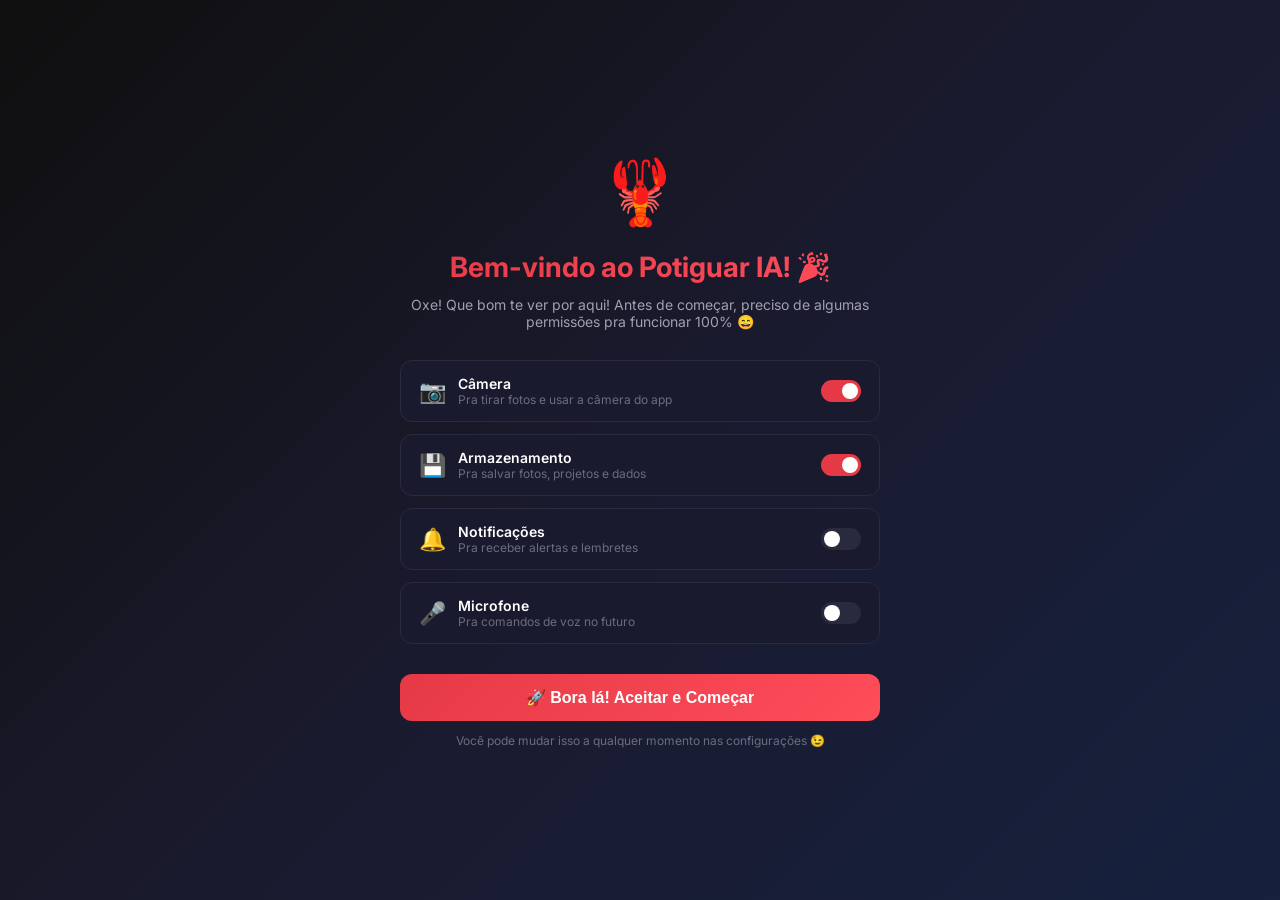
<file: index.html>
<!DOCTYPE html>
<html lang="pt-BR">
<head>
    <meta charset="UTF-8">
    <meta name="viewport" content="width=device-width, initial-scale=1.0">
    <title>Potiguar IA</title>
    <link rel="preconnect" href="https://fonts.googleapis.com">
    <link rel="preconnect" href="https://fonts.gstatic.com" crossorigin>
    <link href="https://fonts.googleapis.com/css2?family=Inter:wght@300;400;500;600;700;800&family=Fira+Code:wght@400;500&display=swap" rel="stylesheet">
    <link rel="stylesheet" href="styles.css">
</head>
<body>

    <!-- ===== PERMISSIONS SCREEN ===== -->
    <div class="permissions-screen" id="permissionsScreen">
        <div class="permissions-container">
            <div class="permissions-logo">🦞</div>
            <h1 class="permissions-title">Bem-vindo ao Potiguar IA! 🎉</h1>
            <p class="permissions-subtitle">Oxe! Que bom te ver por aqui! Antes de começar, preciso de algumas permissões pra funcionar 100% 😄</p>

            <div class="permissions-list">
                <div class="permission-item" data-perm="camera">
                    <div class="perm-icon">📷</div>
                    <div class="perm-info">
                        <span class="perm-name">Câmera</span>
                        <span class="perm-desc">Pra tirar fotos e usar a câmera do app</span>
                    </div>
                    <label class="perm-toggle">
                        <input type="checkbox" checked class="perm-checkbox">
                        <span class="toggle-slider"></span>
                    </label>
                </div>

                <div class="permission-item" data-perm="storage">
                    <div class="perm-icon">💾</div>
                    <div class="perm-info">
                        <span class="perm-name">Armazenamento</span>
                        <span class="perm-desc">Pra salvar fotos, projetos e dados</span>
                    </div>
                    <label class="perm-toggle">
                        <input type="checkbox" checked class="perm-checkbox">
                        <span class="toggle-slider"></span>
                    </label>
                </div>

                <div class="permission-item" data-perm="notifications">
                    <div class="perm-icon">🔔</div>
                    <div class="perm-info">
                        <span class="perm-name">Notificações</span>
                        <span class="perm-desc">Pra receber alertas e lembretes</span>
                    </div>
                    <label class="perm-toggle">
                        <input type="checkbox" class="perm-checkbox">
                        <span class="toggle-slider"></span>
                    </label>
                </div>

                <div class="permission-item" data-perm="microphone">
                    <div class="perm-icon">🎤</div>
                    <div class="perm-info">
                        <span class="perm-name">Microfone</span>
                        <span class="perm-desc">Pra comandos de voz no futuro</span>
                    </div>
                    <label class="perm-toggle">
                        <input type="checkbox" class="perm-checkbox">
                        <span class="toggle-slider"></span>
                    </label>
                </div>
            </div>

            <button class="btn-permissions" id="btnAllowPermissions">🚀 Bora lá! Aceitar e Começar</button>
            <p class="permissions-note">Você pode mudar isso a qualquer momento nas configurações 😉</p>
        </div>
    </div>

    <!-- ===== MAIN APP ===== -->
    <div class="app-container hidden" id="appContainer">
        <!-- Sidebar -->
        <aside class="sidebar" id="sidebar">
            <div class="sidebar-header">
                <div class="logo">
                    <div class="logo-icon">🦞</div>
                    <span class="logo-text">Potiguar IA</span>
                </div>
            </div>

            <nav class="sidebar-nav">
                <button class="nav-btn active" data-section="chat" title="Chat IA">
                    <svg width="20" height="20" viewBox="0 0 24 24" fill="none" stroke="currentColor" stroke-width="2"><path d="M21 15a2 2 0 0 1-2 2H7l-4 4V5a2 2 0 0 1 2-2h14a2 2 0 0 1 2 2z"></path></svg>
                    <span>🤝 Amigo de Verdade</span>
                </button>
                <button class="nav-btn" data-section="futebol" title="Futebol">
                    <svg width="20" height="20" viewBox="0 0 24 24" fill="none" stroke="currentColor" stroke-width="2"><circle cx="12" cy="12" r="10"></circle><path d="M12 2a15.3 15.3 0 0 1 4 10 15.3 15.3 0 0 1-4 10 15.3 15.3 0 0 1-4-10 15.3 15.3 0 0 1 4-10z"></path><path d="M2 12h20"></path></svg>
                    <span>⚽ Futebol</span>
                </button>
                <button class="nav-btn" data-section="jogos" title="Jogos">
                    <svg width="20" height="20" viewBox="0 0 24 24" fill="none" stroke="currentColor" stroke-width="2"><rect x="2" y="6" width="20" height="12" rx="2"></rect><path d="M6 12h4m-2-2v4m7-1h.01M17 13h.01"></path></svg>
                    <span>🎮 Jogos</span>
                </button>
                <button class="nav-btn" data-section="programacao" title="Programação">
                    <svg width="20" height="20" viewBox="0 0 24 24" fill="none" stroke="currentColor" stroke-width="2"><polyline points="16 18 22 12 16 6"></polyline><polyline points="8 6 2 12 8 18"></polyline></svg>
                    <span>💻 Programação</span>
                </button>
                <button class="nav-btn" data-section="criacao" title="Criação">
                    <svg width="20" height="20" viewBox="0 0 24 24" fill="none" stroke="currentColor" stroke-width="2"><path d="M12 19l7-7 3 3-7 7-3-3z"></path><path d="M18 13l-1.5-7.5L2 2l3.5 14.5L13 18l5-5z"></path><path d="M2 2l7.586 7.586"></path><circle cx="11" cy="11" r="2"></circle></svg>
                    <span>✍️ Criação</span>
                </button>
                <button class="nav-btn" data-section="culinaria" title="Culinária">
                    <svg width="20" height="20" viewBox="0 0 24 24" fill="none" stroke="currentColor" stroke-width="2"><path d="M18 8h1a4 4 0 0 1 0 8h-1"></path><path d="M2 8h16v9a4 4 0 0 1-4 4H6a4 4 0 0 1-4-4V8z"></path><line x1="6" y1="1" x2="6" y2="4"></line><line x1="10" y1="1" x2="10" y2="4"></line><line x1="14" y1="1" x2="14" y2="4"></line></svg>
                    <span>🍴 Coisas da Terra</span>
                </button>
                <button class="nav-btn" data-section="imagens" title="Imagens">
                    <svg width="20" height="20" viewBox="0 0 24 24" fill="none" stroke="currentColor" stroke-width="2"><rect x="3" y="3" width="18" height="18" rx="2" ry="2"></rect><circle cx="8.5" cy="8.5" r="1.5"></circle><polyline points="21 15 16 10 5 21"></polyline></svg>
                    <span>🖼️ Imagens</span>
                </button>
                <button class="nav-btn" data-section="camera" title="Câmera">
                    <svg width="20" height="20" viewBox="0 0 24 24" fill="none" stroke="currentColor" stroke-width="2"><path d="M23 19a2 2 0 0 1-2 2H3a2 2 0 0 1-2-2V8a2 2 0 0 1 2-2h4l2-3h6l2 3h4a2 2 0 0 1 2 2z"></path><circle cx="12" cy="13" r="4"></circle></svg>
                    <span>📷 Câmera</span>
                </button>
            </nav>

            <div class="sidebar-footer">
                <div class="user-info">
                    <div class="user-avatar">😎</div>
                    <span class="user-name">Mestre</span>
                </div>
            </div>
        </aside>

        <!-- Main Content -->
        <main class="main-content" id="mainContent">

            <!-- ===== CHAT / AMIGO DE VERDADE ===== -->
            <section class="content-section active" id="section-chat">
                <div class="welcome-screen" id="welcomeScreen">
                    <div class="welcome-icon">🦞</div>
                    <h1 class="welcome-title">Potiguar IA</h1>
                    <p class="welcome-subtitle">Oxe! Fala tu! 👋 Sou o Potiguar IA, teu camarada de todas as horas! Bora conversar? 🦞</p>
                    <div class="suggestions">
                        <button class="suggestion-btn" data-prompt="Me conta uma piada boa!">
                            <span class="suggestion-icon">😂</span>
                            <span class="suggestion-text">Conta uma piada boa!</span>
                        </button>
                        <button class="suggestion-btn" data-prompt="Me faz uma adivinha">
                            <span class="suggestion-icon">🤔</span>
                            <span class="suggestion-text">Faz uma adivinha</span>
                        </button>
                        <button class="suggestion-btn" data-prompt="Me dá uma cantada maneiro">
                            <span class="suggestion-icon">😏</span>
                            <span class="suggestion-text">Me dá uma cantada</span>
                        </button>
                        <button class="suggestion-btn" data-prompt="Quero saber sobre o Flamengo">
                            <span class="suggestion-icon">🔴⚫</span>
                            <span class="suggestion-text">Me fala do Flamengo</span>
                        </button>
                    </div>
                </div>

                <div class="chat-container hidden" id="chatContainer">
                    <div class="messages" id="messages"></div>
                    <div class="typing-indicator hidden" id="typingIndicator">
                        <div class="typing-dot"></div>
                        <div class="typing-dot"></div>
                        <div class="typing-dot"></div>
                    </div>
                </div>

                <div class="input-area" id="inputArea">
                    <div class="input-wrapper">
                        <textarea id="messageInput" class="message-input" placeholder="Fala aí, o que tu quer? 😎" rows="1" maxlength="4000"></textarea>
                        <button class="btn-send" id="btnSend" disabled>
                            <svg width="20" height="20" viewBox="0 0 24 24" fill="none" stroke="currentColor" stroke-width="2"><line x1="22" y1="2" x2="11" y2="13"></line><polygon points="22 2 15 22 11 13 2 9 22 2"></polygon></svg>
                        </button>
                    </div>
                    <p class="input-disclaimer">Potiguar IA é teu parceiro, mas pode errar. Confere aí! 🦞</p>
                </div>
            </section>

            <!-- ===== FUTEBOL SECTION ===== -->
            <section class="content-section" id="section-futebol">
                <div class="section-header">
                    <h2>⚽ Área de Futebol</h2>
                    <p class="section-subtitle">Tudo sobre futebol: Flamengo, Vini Jr, dicas de jogo e quiz! 🏆</p>
                </div>

                <div class="tabs-futebol">
                    <button class="tab-btn active" data-tab="futebol-narracao">🎙️ Narração</button>
                    <button class="tab-btn" data-tab="futebol-flamengo">🔴⚫ Flamengo</button>
                    <button class="tab-btn" data-tab="futebol-vini">⭐ Vini Júnior</button>
                    <button class="tab-btn" data-tab="futebol-dicas">🎯 Dicas de Jogo</button>
                    <button class="tab-btn" data-tab="futebol-quiz">🧩 Quiz de Times</button>
                </div>

                <!-- Narração -->
                <div class="tab-content active" id="futebol-narracao">
                    <div class="narracao-box">
                        <h3>🎙️ Gerador de Narração de Gol</h3>
                        <p>Escolhe um time e gera uma narração épica de gol!</p>
                        <select id="narracaoTime">
                            <option value="flamengo">Flamengo</option>
                            <option value="vasco">Vasco</option>
                            <option value="fluminense">Fluminense</option>
                            <option value="botafogo">Botafogo</option>
                            <option value="corinthians">Corinthians</option>
                            <option value="palmeiras">Palmeiras</option>
                            <option value="santos">Santos</option>
                            <option value="brasil">Brasil</option>
                            <option value="aleatorio">Aleatório</option>
                        </select>
                        <button class="btn-action" id="btnGerarNarracao">🎙️ Narrar Gol!</button>
                        <div class="narracao-result hidden" id="narracaoResult"></div>
                    </div>
                </div>

                <!-- Flamengo -->
                <div class="tab-content" id="futebol-flamengo">
                    <div class="flamengo-content">
                        <div class="flamengo-header">
                            <h3>🔴⚫ Flamengo - O Mais Querido do Brasil</h3>
                        </div>
                        <div class="info-cards">
                            <div class="info-card">
                                <h4>📅 Fundação</h4>
                                <p>15 de novembro de 1895</p>
                            </div>
                            <div class="info-card">
                                <h4>🏟️ Estádio</h4>
                                <p>Maracanã — O templo do futebol!</p>
                            </div>
                            <div class="info-card">
                                <h4>🏆 Libertadores</h4>
                                <p>3 títulos (1981, 2019, 2022)</p>
                            </div>
                            <div class="info-card">
                                <h4>🌍 Mundial</h4>
                                <p>1 título (1981) — O ano mágico!</p>
                            </div>
                            <div class="info-card">
                                <h4>⭐ Ídolos</h4>
                                <p>Zico, Gabigol, Arrascaeta, Pedro, Bruno Henrique</p>
                            </div>
                            <div class="info-card">
                                <h4>🎵 Hino</h4>
                                <p>"Uma vez Flamengo, sempre Flamengo!"</p>
                            </div>
                        </div>
                        <div class="flamengo-facts">
                            <h4>🔥 Curiosidades Rubro-Negras</h4>
                            <ul>
                                <li>O Flamengo tem mais de 40 milhões de torcedores no Brasil</li>
                                <li>O gol de Gabigol na final da Libertadores 2019 é considerado o gol mais emocionante da história</li>
                                <li>Zico é considerado o maior jogador da história do clube</li>
                                <li>O Mengão tem a maior torcida do Brasil segundo todas as pesquisas</li>
                                <li>O Flamengo revelou craques como Ronaldo, Vini Jr, e muitos outros!</li>
                            </ul>
                        </div>
                    </div>
                </div>

                <!-- Vini Júnior -->
                <div class="tab-content" id="futebol-vini">
                    <div class="vini-content">
                        <h3>⭐ Vinícius Júnior — A Estrela Brasileira</h3>
                        <div class="vini-stats">
                            <div class="vini-card">
                                <div class="vini-icon">👤</div>
                                <h4>Nome Completo</h4>
                                <p>Vinícius José Paixão de Oliveira Júnior</p>
                            </div>
                            <div class="vini-card">
                                <div class="vini-icon">🎂</div>
                                <h4>Nascimento</h4>
                                <p>12 de julho de 2000 — São Gonçalo, RJ</p>
                            </div>
                            <div class="vini-card">
                                <div class="vini-icon">🏟️</div>
                                <h4>Clube Atual</h4>
                                <p>Real Madrid (desde 2018)</p>
                            </div>
                            <div class="vini-card">
                                <div class="vini-icon">🏆</div>
                                <h4>Conquistas</h4>
                                <p>Bola de Ouro 2024, 2x Champions League, La Liga</p>
                            </div>
                            <div class="vini-card">
                                <div class="vini-icon">🎯</div>
                                <h4>Estilo</h4>
                                <p>Velocidade, drible, ousadia — irreverente demais!</p>
                            </div>
                            <div class="vini-card">
                                <div class="vini-icon">🌟</div>
                                <h4>Curiosidade</h4>
                                <p>Revelado pelo Flamengo, virou ídolo no Real Madrid e orgulho do Brasil!</p>
                            </div>
                        </div>
                        <div class="vini-quote">
                            <p>"O Vini é prova de que um moleque da quebrada pode conquistar o mundo com talento e raça!" 🇧🇷</p>
                        </div>
                    </div>
                </div>

                <!-- Dicas de Jogo -->
                <div class="tab-content" id="futebol-dicas">
                    <div class="dicas-content">
                        <h3>🎯 Dicas pra Virar Craque</h3>
                        <div class="dicas-grid">
                            <div class="dica-card">
                                <span class="dica-num">1</span>
                                <h4>🦶 Domínio de Bola</h4>
                                <p>Treina receber a bola com a parte interna do pé. Quanto mais suave o toque, melhor o controle.</p>
                            </div>
                            <div class="dica-card">
                                <span class="dica-num">2</span>
                                <h4>👀 Visão de Jogo</h4>
                                <p>Antes de receber a bola, olha ao redor. Saber onde estão seus companheiros é essencial.</p>
                            </div>
                            <div class="dica-card">
                                <span class="dica-num">3</span>
                                <h4>🏃 Primeiro Toque</h4>
                                <p>O segredo não é o drible, é o primeiro toque! Domina a bola pro lado certo e o jogo fica fácil.</p>
                            </div>
                            <div class="dica-card">
                                <span class="dica-num">4</span>
                                <h4>💪 Força Mental</h4>
                                <p>Jogadores grandes erram muito. O diferencial é que eles não param de tentar.</p>
                            </div>
                            <div class="dica-card">
                                <span class="dica-num">5</span>
                                <h4>👥 Jogar em Equipe</h4>
                                <p>Futebol é coletivo. Passa a bola, chama os amigos, e juntos vocês ganham!</p>
                            </div>
                            <div class="dica-card">
                                <span class="dica-num">6</span>
                                <h4>🧘 Posicionamento</h4>
                                <p>Saber onde estar no campo é mais importante que correr muito. Estuda as posições!</p>
                            </div>
                        </div>
                    </div>
                </div>

                <!-- Quiz de Times -->
                <div class="tab-content" id="futebol-quiz">
                    <div class="quiz-futebol">
                        <h3>🧩 Quiz de Times Brasileiros</h3>
                        <div class="quiz-score">
                            <span>Acertos: <strong id="quizAcertos">0</strong></span>
                            <span>Erros: <strong id="quizErros">0</strong></span>
                        </div>
                        <div class="quiz-container" id="quizFutebolContainer">
                            <div class="quiz-question" id="quizFutebolQuestion"></div>
                            <div class="quiz-options" id="quizFutebolOptions"></div>
                            <div class="quiz-result hidden" id="quizFutebolResult"></div>
                            <button class="btn-next-quiz hidden" id="btnNextQuizFutebol">Próxima Pergunta →</button>
                        </div>
                    </div>
                </div>
            </section>

            <!-- ===== JOGOS SECTION ===== -->
            <section class="content-section" id="section-jogos">
                <div class="section-header">
                    <h2>🎮 Parceiro de Jogos</h2>
                    <p class="section-subtitle">Dicas de Free Fire, Blox Fruits, Roblox, Fortnite e mais! 🕹️</p>
                </div>

                <div class="jogos-grid">
                    <div class="jogo-card">
                        <div class="jogo-icon">🔥</div>
                        <h3>Free Fire</h3>
                        <div class="jogo-dicas">
                            <h4>Dicas de Ouro:</h4>
                            <ul>
                                <li>🎯 Treina mira no modo treino — 15 min por dia faz diferença</li>
                                <li>🏃 Usa gloo wall como cobertura, não só como parede</li>
                                <li>📍 Pega sempre a arma que tá no chão (muita gente não sabe)</li>
                                <li>🔫 Combo ideal: SCAR + MP40 ou AWM + M1887</li>
                                <li>🏆 No ranked, joga posicionado, não sai correndo pra briga</li>
                                <li>🎧 Usa fone pra ouvir os passos — é vantagem real!</li>
                                <li>💡 O mapa Bermuda tem spots secretos — explora!</li>
                            </ul>
                        </div>
                    </div>

                    <div class="jogo-card">
                        <div class="jogo-icon">🍎</div>
                        <h3>Blox Fruits</h3>
                        <div class="jogo-dicas">
                            <h4>Truques e Dicas:</h4>
                            <ul>
                                <li>⚡ Frutas do tipo Logia são ótimas pra PvP — Dodge natural!</li>
                                <li>🗡️ Espada de Dragon ou Dark Blade são top tier no PvP</li>
                                <li>📈 Prioriza Level antes de fruta — stat de dano importa</li>
                                <li>🏝️ Terceiro mar: foca em Raids pra pegar fruta permanente</li>
                                <li>💰 Farm de berries: boss raids e NPC hunting são os melhores</li>
                                <li>🔄 Faz swap de fruta com amigos — frutas raras valem muito!</li>
                                <li>🔮 Fruta Buddha é a melhor pra grinding — área grande de dano</li>
                            </ul>
                        </div>
                    </div>

                    <div class="jogo-card">
                        <div class="jogo-icon">🟢</div>
                        <h3>Roblox</h3>
                        <div class="jogos-dicas">
                            <h4>Dicas para Mandar Bem:</h4>
                            <ul>
                                <li>🎮 Adopt Me: troca justa é a regra — nunca aceite pressão pra dar mais</li>
                                <li>⚔️ Murder Mystery 2: observa padrões dos NPCs pra acertar mais</li>
                                <li>🏗️ Blox Fruits no Roblox: segue o guia de frutas por raridade</li>
                                <li>👕 Personaliza teu avatar com itens grátis dos eventos</li>
                                <li>💡 Entra em grupos — eles dão perks e itens exclusivos</li>
                                <li>🎁 Códigos promocode: troca de códigos dá itens de graça!</li>
                            </ul>
                        </div>
                    </div>

                    <div class="jogo-card">
                        <div class="jogo-icon">🏰</div>
                        <h3>Fortnite</h3>
                        <div class="jogo-dicas">
                            <h4>Dicas de Sobrevivência:</h4>
                            <ul>
                                <li>🔧 Edita rápido — pratica no creative mode todo dia</li>
                                <li>🏗️ Constrói na horizontal primeiro (ramp + wall combo)</li>
                                <li>📍 Pega posição alta sempre — vantagem de terreno é tudo</li>
                                <li>🔫 Shotgun close, AR longe — não mistura!</li>
                                <li>🎒 Leva sempre: escudo, arma curto, arma longo, cura, e sniper</li>
                                <li>🏃 No storm, não fica parado — move sempre pro próximo cover</li>
                                <li>💡 O mapa muda a cada temporada — decora os novos POIs!</li>
                            </ul>
                        </div>
                    </div>
                </div>
            </section>

            <!-- ===== PROGRAMAÇÃO SECTION ===== -->
            <section class="content-section" id="section-programacao">
                <div class="section-header">
                    <h2>💻 Programação Fácil</h2>
                    <p class="section-subtitle">Códigos prontos, explicação simples, sem complicações! 🚀</p>
                </div>

                <div class="code-workspace">
                    <div class="editor-container">
                        <div class="editor-tabs">
                            <button class="editor-tab active" data-tab="html">HTML</button>
                            <button class="editor-tab" data-tab="css">CSS</button>
                            <button class="editor-tab" data-tab="js">JavaScript</button>
                        </div>
                        <div class="editor-body">
                            <textarea class="code-editor active" id="editor-html" spellcheck="false" placeholder="<!-- Escreve teu HTML aqui! -->
<h1>Meu site maneiro 🚀</h1>"></textarea>
                            <textarea class="code-editor" id="editor-css" spellcheck="false" placeholder="/* Teu CSS aqui! */
h1 { color: #6c5ce7; font-family: Arial; }"></textarea>
                            <textarea class="code-editor" id="editor-js" spellcheck="false" placeholder="// Teu JavaScript aqui!
console.log('Bora codar! 🦞');"></textarea>
                        </div>
                        <div class="editor-actions">
                            <button class="btn-run" id="btnRunCode">▶ Executar</button>
                            <button class="btn-clear" id="btnClearCode">🗑 Limpar</button>
                        </div>
                    </div>
                    <div class="preview-container">
                        <div class="preview-header">
                            <span>🔍 Preview</span>
                            <button class="btn-refresh" id="btnRefreshPreview">↻ Atualizar</button>
                        </div>
                        <iframe class="preview-frame" id="previewFrame" sandbox="allow-scripts allow-modals"></iframe>
                        <div class="preview-console" id="previewConsole">
                            <div class="console-header">📋 Console</div>
                            <div class="console-output" id="consoleOutput"></div>
                        </div>
                    </div>
                </div>

                <div class="snippets-section">
                    <h3>⚡ Exemplos Prontos (clica e vê a mágica!)</h3>
                    <div class="snippets-grid">
                        <button class="snippet-btn" data-type="html" data-code="basic">📄 HTML Básico</button>
                        <button class="snippet-btn" data-type="html" data-code="form">📋 Formulário</button>
                        <button class="snippet-btn" data-type="css" data-code="flexbox">🎨 Flexbox</button>
                        <button class="snippet-btn" data-type="css" data-code="animation">✨ Animação</button>
                        <button class="snippet-btn" data-type="js" data-code="fetch">🌐 Fetch API</button>
                        <button class="snippet-btn" data-type="js" data-code="dom">🎯 Manipulação DOM</button>
                        <button class="snippet-btn" data-type="full" data-code="card">🃏 Card Bonito</button>
                        <button class="snippet-btn" data-type="full" data-code="todo">✅ Todo List</button>
                        <button class="snippet-btn" data-type="full" data-code="calculator">🧮 Calculadora</button>
                        <button class="snippet-btn" data-type="full" data-code="game">🎮 Snake Game</button>
                    </div>
                </div>
            </section>

            <!-- ===== CRIAÇÃO SECTION ===== -->
            <section class="content-section" id="section-criacao">
                <div class="section-header">
                    <h2>✍️ Criação</h2>
                    <p class="section-subtitle">Letras de música, rimas, cantadas e prática de letra cursiva! 🎵</p>
                </div>

                <div class="tabs-criacao">
                    <button class="tab-btn active" data-tab="criacao-letras">🎵 Letras de Música</button>
                    <button class="tab-btn" data-tab="criacao-rimas">🔤 Rimas</button>
                    <button class="tab-btn" data-tab="criacao-cantadas">😏 Cantadas</button>
                    <button class="tab-btn" data-tab="criacao-cursiva">✏️ Letra Cursiva</button>
                </div>

                <!-- Letras de Música -->
                <div class="tab-content active" id="criacao-letras">
                    <div class="letra-container">
                        <h3>🎵 Gerador de Letras de Música</h3>
                        <p>Escolhe um tema e gera uma letra de música no estilo que quiser!</p>
                        <div class="letra-inputs">
                            <input type="text" id="letraTema" placeholder="Tema da música (ex: amor, amizade, vida)...">
                            <select id="letraEstilo">
                                <option value="sertanejo">Sertanejo</option>
                                <option value="funk">Funk</option>
                                <option value="rap">Rap/Hip-Hop</option>
                                <option value="pop">Pop</option>
                                <option value="mpb">MPB</option>
                                <option value="gospel">Gospel</option>
                            </select>
                            <button class="btn-action" id="btnGerarLetra">🎵 Gerar Letra</button>
                        </div>
                        <div class="letra-result hidden" id="letraResult"></div>
                    </div>
                </div>

                <!-- Rimas -->
                <div class="tab-content" id="criacao-rimas">
                    <div class="rimas-container">
                        <h3>🔤 Gerador de Rimas</h3>
                        <p>Digita uma palavra e descobre rimas perfeitas!</p>
                        <div class="rimas-inputs">
                            <input type="text" id="rimaPalavra" placeholder="Digita uma palavra...">
                            <button class="btn-action" id="btnGerarRimas">🔤 Achá Rimas</button>
                        </div>
                        <div class="rimas-result hidden" id="rimasResult"></div>
                    </div>
                </div>

                <!-- Cantadas -->
                <div class="tab-content" id="criacao-cantadas">
                    <div class="cantadas-container">
                        <h3>😏 Gerador de Cantadas</h3>
                        <p>Clica e recebe uma cantada maneiro! (use com responsabilidade 😂)</p>
                        <button class="btn-action" id="btnGerarCantada">😏 Me Dá Uma Cantada!</button>
                        <div class="cantada-result hidden" id="cantadaResult"></div>
                    </div>
                </div>

                <!-- Letra Cursiva -->
                <div class="tab-content" id="criacao-cursiva">
                    <div class="cursiva-container">
                        <h3>✏️ Prática de Letra Cursiva</h3>
                        <p>Pratica escrever em letra cursiva com linhas guiadas!</p>
                        <div class="cursiva-inputs">
                            <input type="text" id="cursivaTexto" placeholder="Digita o texto pra praticar..." maxlength="50">
                            <select id="cursivaTamanho">
                                <option value="small">Pequeno</option>
                                <option value="medium" selected>Médio</option>
                                <option value="large">Grande</option>
                            </select>
                            <button class="btn-action" id="btnGerarCursiva">✏️ Gerar Prática</button>
                        </div>
                        <div class="cursiva-result hidden" id="cursivaResult"></div>
                    </div>
                </div>
            </section>

            <!-- ===== CULINÁRIA SECTION ===== -->
            <section class="content-section" id="section-culinaria">
                <div class="section-header">
                    <h2>🍴 Coisas da Terra</h2>
                    <p class="section-subtitle">Receitas fáceis de açaí, leite ninho, comidas típicas do RN e mais! 🍽️</p>
                </div>

                <div class="culinaria-grid">
                    <div class="receita-card" id="receita-acai">
                        <div class="receita-header">🫐</div>
                        <h3>Açaí Perfeito</h3>
                        <div class="receita-body">
                            <h4>Ingredientes:</h4>
                            <ul>
                                <li>200g de polpa de açaí</li>
                                <li>1 banana madura</li>
                                <li>100ml de leite (ou água)</li>
                                <li>2 colheres de leite condensado</li>
                                <li>Granola e frutas pra decorar</li>
                            </ul>
                            <h4>Modo de Preparo:</h4>
                            <ol>
                                <li>Bate tudo no liquidificador até ficar cremoso</li>
                                <li>Coloca na tigela</li>
                                <li>Decora com granola, banana e leite condensado</li>
                                <li>Se quiser, adiciona morango ou manga!</li>
                            </ol>
                            <p class="receita-tip">💡 <strong>Dica Potiguar:</strong> Açaí com tapioca é a combinação perfeita!</p>
                        </div>
                    </div>

                    <div class="receita-card" id="receita-leite-ninho">
                        <div class="receita-header">🥛</div>
                        <h3>Doce de Leite Ninho</h3>
                        <div class="receita-body">
                            <h4>Ingredientes:</h4>
                            <ul>
                                <li>1 lata de leite condensado</li>
                                <li>3 colheres de leite Ninho</li>
                                <li>1 colher de manteiga</li>
                            </ul>
                            <h4>Modo de Preparo:</h4>
                            <ol>
                                <li>Mistura tudo numa panela em fogo baixo</li>
                                <li>Mexe sem parar até engrossar (uns 10 min)</li>
                                <li>Desliga quando desgrudar da panela</li>
                                <li>Deixa esfriar e corta em pedaços!</li>
                            </ol>
                            <p class="receita-tip">💡 <strong>Dica Potiguar:</strong> Enrola no coco ralado pra ficar mais gostoso!</p>
                        </div>
                    </div>

                    <div class="receita-card" id="receita-tapioca">
                        <div class="receita-header">🫓</div>
                        <h3>Tapioca Recheada</h3>
                        <div class="receita-body">
                            <h4>Ingredientes:</h4>
                            <ul>
                                <li>Goma de tapioca (2 colheres)</li>
                                <li>Queijo coalho fatiado</li>
                                <li>Ovos mexidos (opcional)</li>
                                <li>Presunto ou frango desfiado</li>
                            </ul>
                            <h4>Modo de Preparo:</h4>
                            <ol>
                                <li>Coloca a goma peneirada na frigideira quente</li>
                                <li>Espera formar a tapioca (2 min)</li>
                                <li>Vira e coloca o recheio</li>
                                <li>Dobra ao meio e está pronto!</li>
                            </ol>
                            <p class="receita-tip">💡 <strong>Dica Potiguar:</strong> Tapioca com carne de sol é a receita do RN!</p>
                        </div>
                    </div>

                    <div class="receita-card" id="receita-carne-sol">
                        <div class="receita-header">🥩</div>
                        <h3>Carne de Sol (Típica do RN)</h3>
                        <div class="receita-body">
                            <h4>Ingredientes:</h4>
                            <ul>
                                <li>500g de carne de sol</li>
                                <li>1 cebola grande fatiada</li>
                                <li>Manteiga de garrafa</li>
                                <li>Leite de coco (100ml)</li>
                                <li>Coentro fresco</li>
                            </ul>
                            <h4>Modo de Preparo:</h4>
                            <ol>
                                <li>Dessalga a carne de sol na água por 2 horas</li>
                                <li>Frite na manteiga de garrafa até dourar</li>
                                <li>Adiciona o leite de coco e a cebola</li>
                                <li>Deixa cozinhar por 15 min em fogo baixo</li>
                                <li>Finaliza com coentro fresco!</li>
                            </ol>
                            <p class="receita-tip">💡 <strong>Dica Potiguar:</strong> Acompanha com arroz, feijão e farofa. É comida de verdade!</p>
                        </div>
                    </div>

                    <div class="receita-card" id="receita-bolinho">
                        <div class="receita-header">🧆</div>
                        <h3>Bolinho de Goma</h3>
                        <div class="receita-body">
                            <h4>Ingredientes:</h4>
                            <ul>
                                <li>500g de goma de tapioca</li>
                                <li>200g de carne de sol desfiada</li>
                                <li>Queijo coalho ralado</li>
                                <li>Temperos a gosto</li>
                            </ul>
                            <h4>Modo de Preparo:</h4>
                            <ol>
                                <li>Mistura a goma com água morna até dar liga</li>
                                <li>Faz bolinhas e recheia com carne de sol e queijo</li>
                                <li>Frita em óleo quente até dourar</li>
                                <li>Escorre e serve quente!</li>
                            </ol>
                            <p class="receita-tip">💡 <strong>Dica Potiguar:</strong> O bolinho de goma é o salgado mais amado do RN!</p>
                        </div>
                    </div>

                    <div class="receita-card" id="receita-cajuzinho">
                        <div class="receita-header">🍫</div>
                        <h3>Cajuzinho de Festa</h3>
                        <div class="receita-body">
                            <h4>Ingredientes:</h4>
                            <ul>
                                <li>1 lata de leite condensado</li>
                                <li>200g de amendoim torrado e moído</li>
                                <li>Amendoim inteiro pra decorar</li>
                            </ul>
                            <h4>Modo de Preparo:</h4>
                            <ol>
                                <li>Mistura o leite condensado com o amendoim moído</li>
                                <li>Leva ao fogo baixo mexendo sempre</li>
                                <li>Quando desgrudar da panela, está pronto</li>
                                <li>Espera esfriar, faz bolinhas e decora com o amendoim!</li>
                            </ol>
                            <p class="receita-tip">💡 <strong>Dica Potiguar:</strong> Perfeito pra festa de aniversário — rende uns 30 doces!</p>
                        </div>
                    </div>
                </div>
            </section>

            <!-- ===== IMAGENS SECTION ===== -->
            <section class="content-section" id="section-imagens">
                <div class="section-header">
                    <h2>🖼️ Imagens</h2>
                    <p class="section-subtitle">Gere imagens, faça upload e organize sua galeria! 🎨</p>
                </div>
                <div class="image-workspace">
                    <div class="image-generator">
                        <h3>Gerador de Imagens</h3>
                        <div class="generator-input">
                            <textarea id="imagePrompt" placeholder="Descreve a imagem que tu quer (ex: um gato astronauta no espaço)..." rows="3"></textarea>
                            <div class="generator-options">
                                <select id="imageSize">
                                    <option value="512x512">512x512</option>
                                    <option value="1024x1024" selected>1024x1024</option>
                                    <option value="1920x1080">1920x1080</option>
                                </select>
                                <select id="imageStyle">
                                    <option value="realistic">Realista</option>
                                    <option value="artistic">Artístico</option>
                                    <option value="cartoon">Cartoon</option>
                                    <option value="pixel">Pixel Art</option>
                                    <option value="abstract">Abstrato</option>
                                </select>
                            </div>
                            <button class="btn-generate" id="btnGenerateImage">🎨 Gerar Imagem</button>
                        </div>
                    </div>
                    <div class="image-gallery">
                        <h3>Galeria</h3>
                        <div class="gallery-grid" id="galleryGrid"></div>
                        <div class="empty-gallery" id="emptyGallery">
                            <div class="empty-icon">🖼️</div>
                            <p>Nenhuma imagem ainda. Gera ou faz upload!</p>
                        </div>
                    </div>
                    <div class="upload-area">
                        <h3>Upload</h3>
                        <div class="drop-zone" id="dropZone">
                            <div class="drop-icon">📤</div>
                            <p>Arrasta imagens aqui ou clica pra selecionar</p>
                            <input type="file" id="imageUpload" accept="image/*" multiple hidden>
                        </div>
                    </div>
                </div>
            </section>

            <!-- ===== CAMERA SECTION ===== -->
            <section class="content-section" id="section-camera">
                <div class="section-header">
                    <h2>📷 Câmera</h2>
                    <p class="section-subtitle">Tira fotos direto pelo app! 📸</p>
                </div>
                <div class="camera-workspace">
                    <div class="camera-viewport">
                        <video id="cameraVideo" autoplay playsinline></video>
                        <canvas id="cameraCanvas" class="hidden"></canvas>
                        <div class="camera-overlay hidden" id="cameraOverlay">
                            <p>Câmera indisponível 😕</p>
                            <span>Permite o acesso à câmera nas configurações</span>
                        </div>
                    </div>
                    <div class="camera-controls">
                        <button class="btn-camera-action" id="btnStartCamera">▶ Ligar Câmera</button>
                        <button class="btn-capture hidden" id="btnCapture">📸</button>
                        <button class="btn-camera-action hidden" id="btnSwitchCamera">🔄 Trocar</button>
                    </div>
                    <div class="photo-gallery">
                        <h3>Fotos Capturadas</h3>
                        <div class="photos-grid" id="photosGrid"></div>
                        <div class="empty-photos" id="emptyPhotos">
                            <div class="empty-icon">📷</div>
                            <p>Nenhuma foto ainda. Liga a câmera e tira uma!</p>
                        </div>
                    </div>
                </div>
            </section>
        </main>
    </div>

    <!-- Mobile Menu Toggle -->
    <button class="menu-toggle hidden" id="menuToggle">
        <svg width="24" height="24" viewBox="0 0 24 24" fill="none" stroke="currentColor" stroke-width="2"><line x1="3" y1="6" x2="21" y2="6"></line><line x1="3" y1="12" x2="21" y2="12"></line><line x1="3" y1="18" x2="21" y2="18"></line></svg>
    </button>

    <script src="app.js"></script>
</body>
</html>
</file>
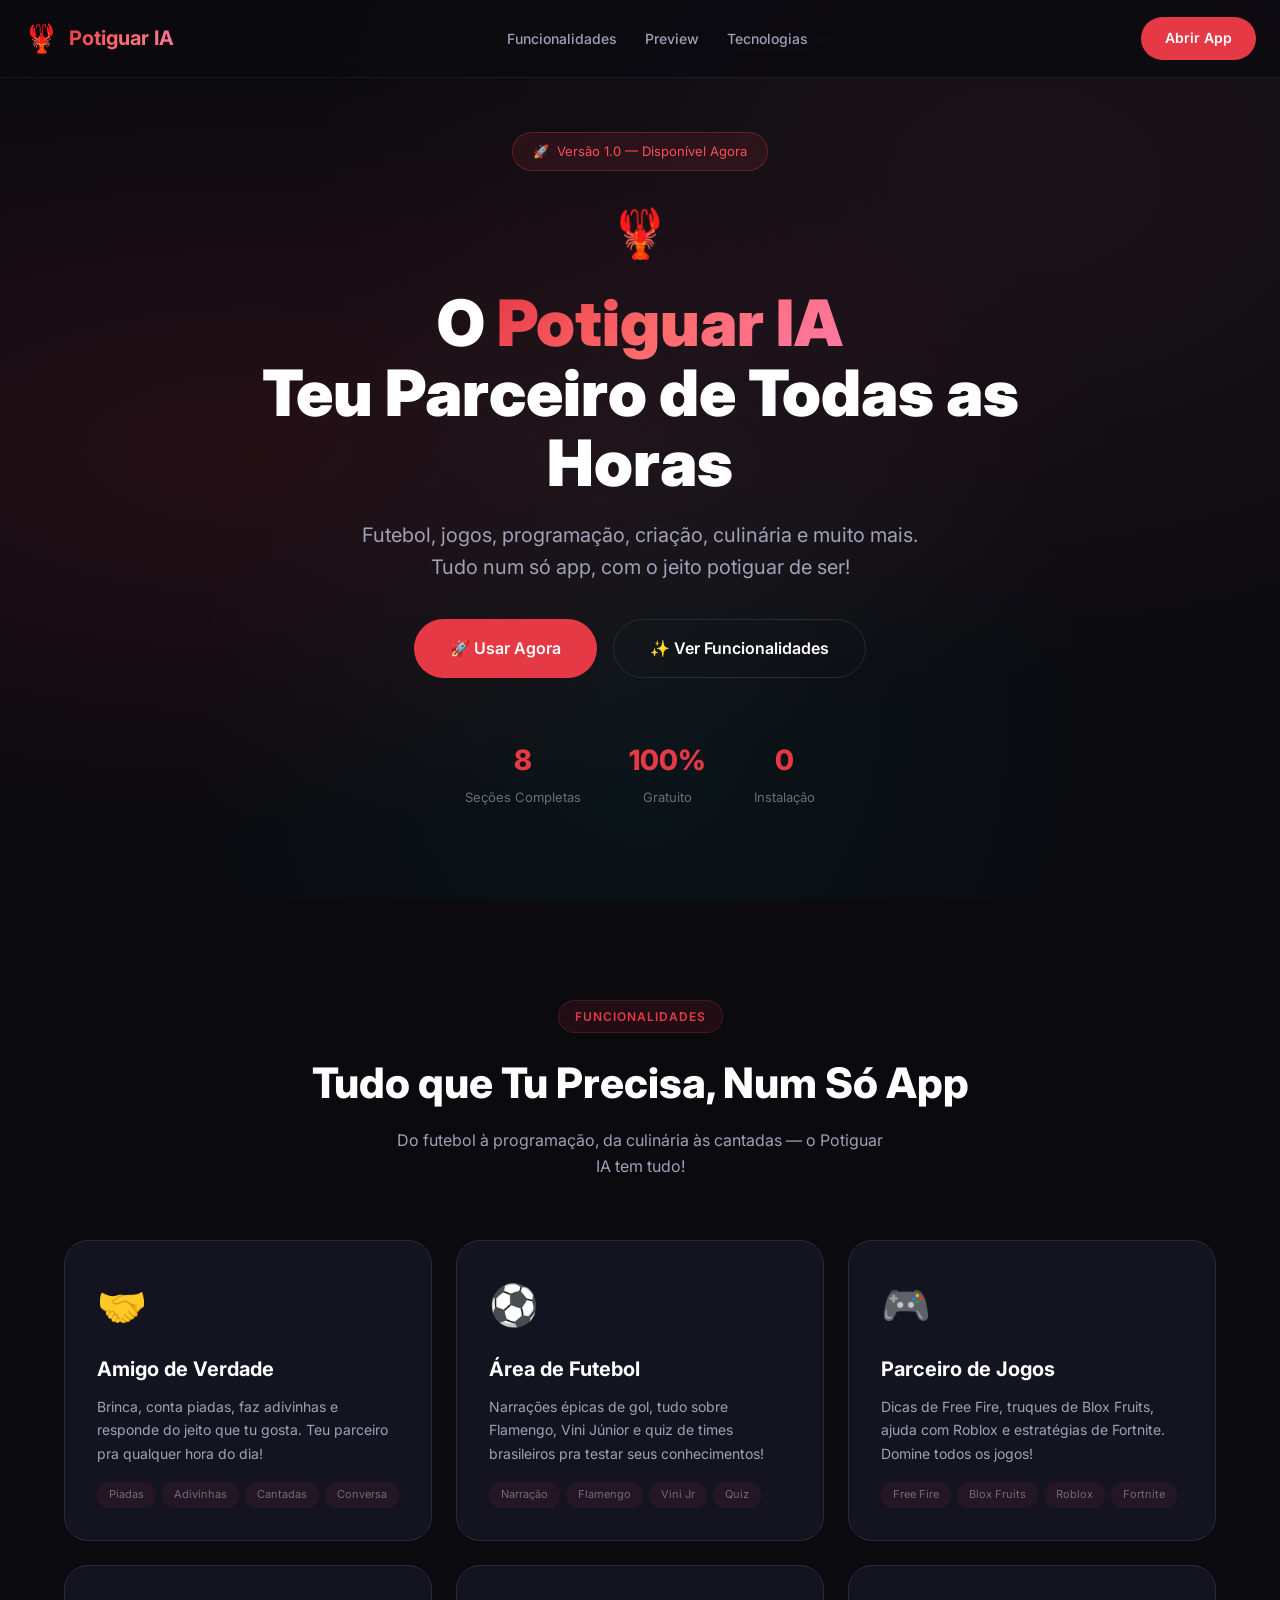
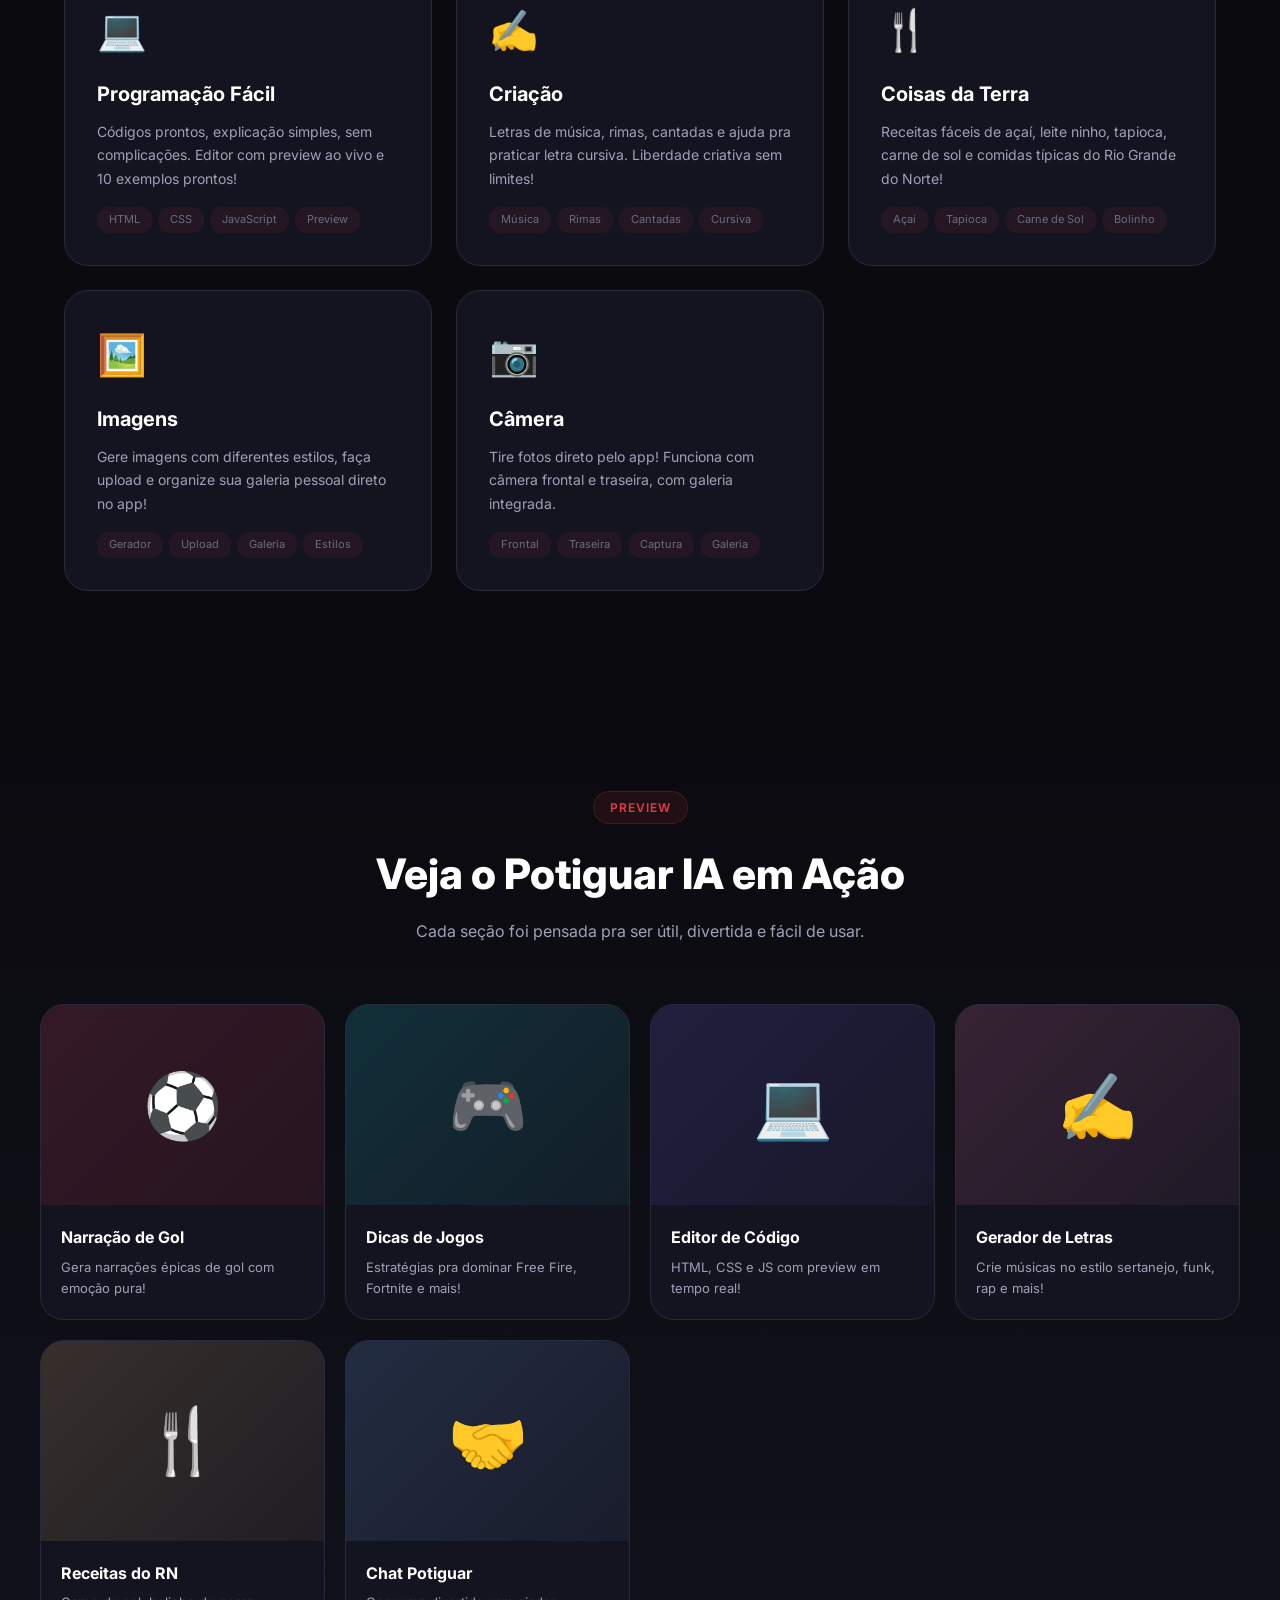
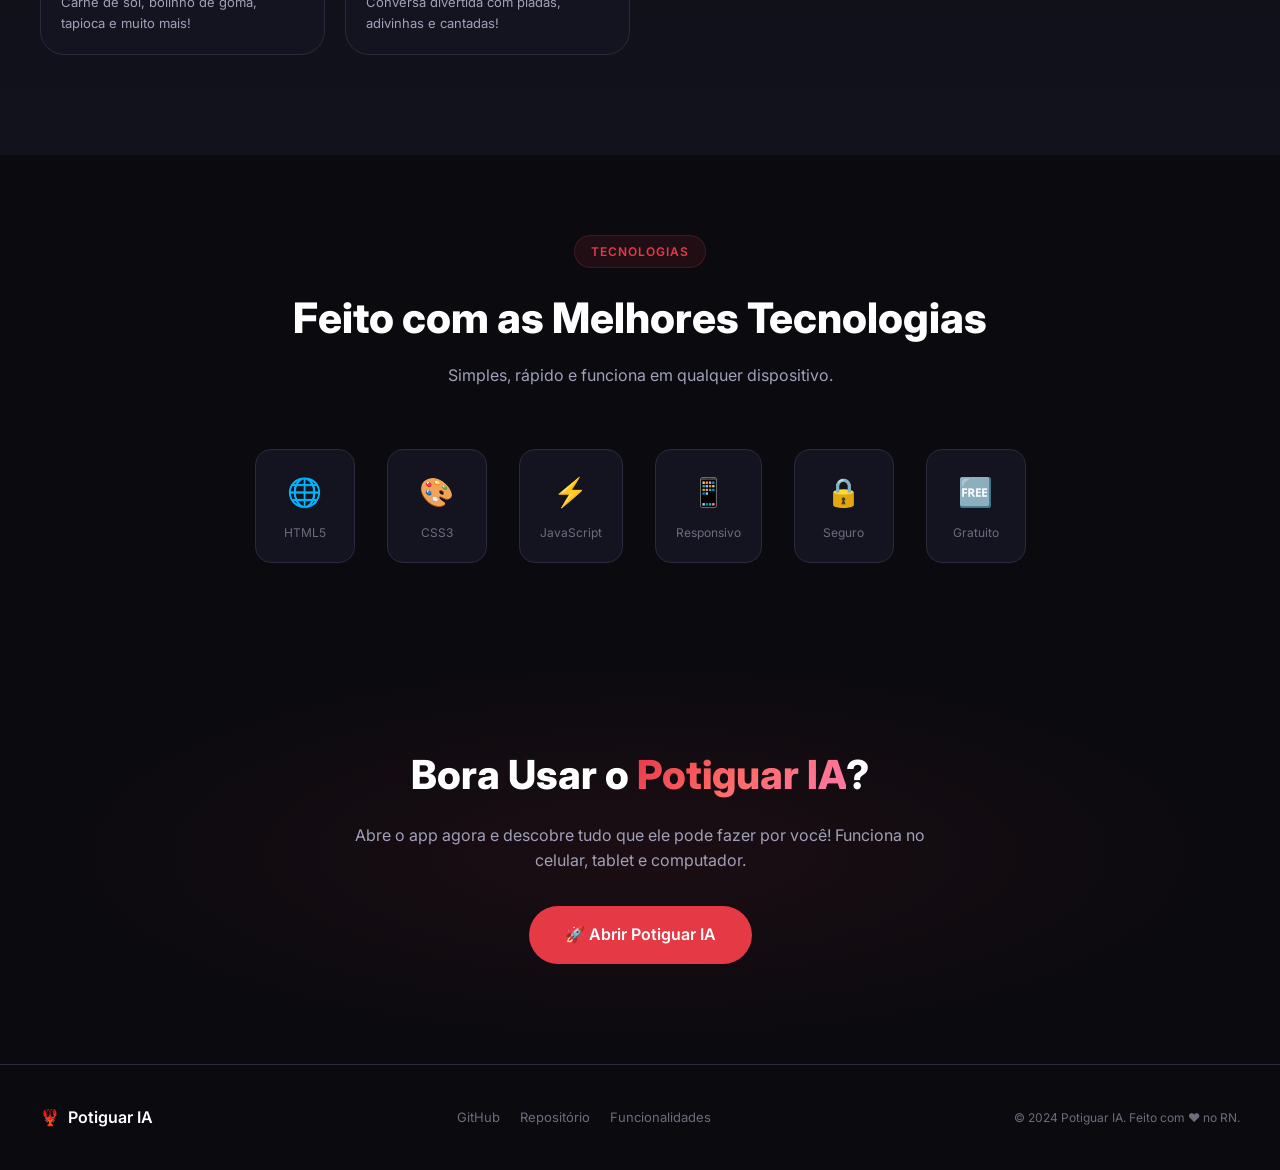
<file: landing.html>
<!DOCTYPE html>
<html lang="pt-BR">
<head>
    <meta charset="UTF-8">
    <meta name="viewport" content="width=device-width, initial-scale=1.0">
    <title>Potiguar IA — Teu Parceiro de Todas as Horas</title>
    <link rel="preconnect" href="https://fonts.googleapis.com">
    <link rel="preconnect" href="https://fonts.gstatic.com" crossorigin>
    <link href="https://fonts.googleapis.com/css2?family=Inter:wght@300;400;500;600;700;800;900&display=swap" rel="stylesheet">
    <style>
        :root {
            --primary: #e63946;
            --primary-light: #ff4d5a;
            --primary-dark: #c1121f;
            --accent: #00cec9;
            --bg-dark: #0a0a0f;
            --bg-card: #141420;
            --bg-card-hover: #1a1a2e;
            --text-primary: #ffffff;
            --text-secondary: #a0a0b8;
            --text-muted: #6c6c7e;
            --border: #2a2a3e;
            --gradient: linear-gradient(135deg, #e63946, #ff6b6b, #fd79a8);
            --shadow: 0 8px 32px rgba(230, 57, 70, 0.15);
            --radius: 16px;
            --radius-lg: 24px;
        }

        * { margin: 0; padding: 0; box-sizing: border-box; }

        html { scroll-behavior: smooth; }

        body {
            font-family: 'Inter', -apple-system, BlinkMacSystemFont, sans-serif;
            background: var(--bg-dark);
            color: var(--text-primary);
            overflow-x: hidden;
            line-height: 1.6;
        }

        /* ===== NAVBAR ===== */
        .navbar {
            position: fixed;
            top: 0; left: 0; right: 0;
            z-index: 1000;
            padding: 16px 24px;
            display: flex;
            align-items: center;
            justify-content: space-between;
            background: rgba(10, 10, 15, 0.8);
            backdrop-filter: blur(20px);
            border-bottom: 1px solid rgba(42, 42, 62, 0.5);
            transition: all 0.3s ease;
        }

        .navbar.scrolled {
            padding: 10px 24px;
            background: rgba(10, 10, 15, 0.95);
        }

        .nav-logo {
            display: flex;
            align-items: center;
            gap: 10px;
            text-decoration: none;
            color: var(--text-primary);
        }

        .nav-logo-icon { font-size: 28px; }

        .nav-logo-text {
            font-size: 20px;
            font-weight: 700;
            background: var(--gradient);
            -webkit-background-clip: text;
            -webkit-text-fill-color: transparent;
        }

        .nav-links {
            display: flex;
            gap: 28px;
            list-style: none;
        }

        .nav-links a {
            color: var(--text-secondary);
            text-decoration: none;
            font-size: 14px;
            font-weight: 500;
            transition: color 0.3s;
        }

        .nav-links a:hover { color: var(--primary); }

        .nav-cta {
            padding: 10px 24px;
            background: var(--primary);
            color: white;
            border: none;
            border-radius: 30px;
            font-size: 14px;
            font-weight: 600;
            cursor: pointer;
            text-decoration: none;
            transition: all 0.3s;
        }

        .nav-cta:hover {
            background: var(--primary-light);
            transform: translateY(-2px);
            box-shadow: var(--shadow);
        }

        .nav-menu-btn {
            display: none;
            background: none;
            border: none;
            color: var(--text-primary);
            font-size: 24px;
            cursor: pointer;
        }

        /* ===== HERO ===== */
        .hero {
            min-height: 100vh;
            display: flex;
            align-items: center;
            justify-content: center;
            padding: 120px 24px 80px;
            position: relative;
            overflow: hidden;
        }

        .hero-bg {
            position: absolute;
            top: 0; left: 0; right: 0; bottom: 0;
            background: 
                radial-gradient(ellipse at 20% 50%, rgba(230, 57, 70, 0.12) 0%, transparent 60%),
                radial-gradient(ellipse at 80% 20%, rgba(253, 121, 168, 0.08) 0%, transparent 50%),
                radial-gradient(ellipse at 50% 80%, rgba(0, 206, 201, 0.06) 0%, transparent 50%);
        }

        .hero-content {
            text-align: center;
            max-width: 800px;
            position: relative;
            z-index: 1;
        }

        .hero-badge {
            display: inline-flex;
            align-items: center;
            gap: 8px;
            padding: 8px 20px;
            background: rgba(230, 57, 70, 0.1);
            border: 1px solid rgba(230, 57, 70, 0.3);
            border-radius: 30px;
            font-size: 13px;
            color: var(--primary-light);
            margin-bottom: 24px;
            animation: fadeInDown 0.8s ease;
        }

        .hero-emoji { font-size: 48px; margin-bottom: 16px; animation: float 3s ease-in-out infinite; }

        .hero-title {
            font-size: clamp(36px, 6vw, 64px);
            font-weight: 900;
            line-height: 1.1;
            margin-bottom: 20px;
            animation: fadeInUp 0.8s ease 0.2s both;
        }

        .hero-title span {
            background: var(--gradient);
            -webkit-background-clip: text;
            -webkit-text-fill-color: transparent;
        }

        .hero-subtitle {
            font-size: clamp(16px, 2.5vw, 20px);
            color: var(--text-secondary);
            margin-bottom: 36px;
            max-width: 600px;
            margin-left: auto;
            margin-right: auto;
            animation: fadeInUp 0.8s ease 0.4s both;
        }

        .hero-buttons {
            display: flex;
            gap: 16px;
            justify-content: center;
            flex-wrap: wrap;
            animation: fadeInUp 0.8s ease 0.6s both;
        }

        .btn-primary {
            padding: 16px 36px;
            background: var(--primary);
            color: white;
            border: none;
            border-radius: 30px;
            font-size: 16px;
            font-weight: 600;
            cursor: pointer;
            text-decoration: none;
            transition: all 0.3s;
            display: inline-flex;
            align-items: center;
            gap: 8px;
        }

        .btn-primary:hover {
            background: var(--primary-light);
            transform: translateY(-3px);
            box-shadow: 0 12px 40px rgba(230, 57, 70, 0.3);
        }

        .btn-secondary {
            padding: 16px 36px;
            background: transparent;
            color: var(--text-primary);
            border: 1px solid var(--border);
            border-radius: 30px;
            font-size: 16px;
            font-weight: 600;
            cursor: pointer;
            text-decoration: none;
            transition: all 0.3s;
            display: inline-flex;
            align-items: center;
            gap: 8px;
        }

        .btn-secondary:hover {
            border-color: var(--primary);
            color: var(--primary);
            transform: translateY(-3px);
        }

        .hero-stats {
            display: flex;
            justify-content: center;
            gap: 48px;
            margin-top: 60px;
            animation: fadeInUp 0.8s ease 0.8s both;
        }

        .stat-item {
            text-align: center;
        }

        .stat-number {
            font-size: 28px;
            font-weight: 800;
            color: var(--primary);
        }

        .stat-label {
            font-size: 13px;
            color: var(--text-muted);
            margin-top: 4px;
        }

        /* ===== FEATURES ===== */
        .features {
            padding: 100px 24px;
            max-width: 1200px;
            margin: 0 auto;
        }

        .section-header {
            text-align: center;
            margin-bottom: 60px;
        }

        .section-label {
            display: inline-block;
            padding: 6px 16px;
            background: rgba(230, 57, 70, 0.1);
            border: 1px solid rgba(230, 57, 70, 0.2);
            border-radius: 20px;
            font-size: 12px;
            font-weight: 600;
            color: var(--primary);
            text-transform: uppercase;
            letter-spacing: 1px;
            margin-bottom: 16px;
        }

        .section-title {
            font-size: clamp(28px, 4vw, 42px);
            font-weight: 800;
            margin-bottom: 12px;
        }

        .section-desc {
            color: var(--text-secondary);
            font-size: 16px;
            max-width: 500px;
            margin: 0 auto;
        }

        .features-grid {
            display: grid;
            grid-template-columns: repeat(auto-fit, minmax(320px, 1fr));
            gap: 24px;
        }

        .feature-card {
            background: var(--bg-card);
            border: 1px solid var(--border);
            border-radius: var(--radius-lg);
            padding: 32px;
            transition: all 0.4s ease;
            position: relative;
            overflow: hidden;
        }

        .feature-card::before {
            content: '';
            position: absolute;
            top: 0; left: 0; right: 0;
            height: 3px;
            background: var(--gradient);
            opacity: 0;
            transition: opacity 0.3s;
        }

        .feature-card:hover {
            transform: translateY(-8px);
            border-color: rgba(230, 57, 70, 0.3);
            box-shadow: 0 20px 60px rgba(230, 57, 70, 0.1);
        }

        .feature-card:hover::before { opacity: 1; }

        .feature-icon {
            font-size: 40px;
            margin-bottom: 16px;
        }

        .feature-card h3 {
            font-size: 20px;
            font-weight: 700;
            margin-bottom: 10px;
        }

        .feature-card p {
            color: var(--text-secondary);
            font-size: 14px;
            line-height: 1.7;
        }

        .feature-tags {
            display: flex;
            flex-wrap: wrap;
            gap: 6px;
            margin-top: 16px;
        }

        .feature-tag {
            padding: 4px 12px;
            background: rgba(230, 57, 70, 0.08);
            border-radius: 12px;
            font-size: 11px;
            color: var(--text-muted);
        }

        /* ===== SHOWCASE ===== */
        .showcase {
            padding: 100px 24px;
            background: linear-gradient(180deg, var(--bg-dark) 0%, rgba(20, 20, 32, 0.8) 100%);
        }

        .showcase-container {
            max-width: 1200px;
            margin: 0 auto;
        }

        .showcase-grid {
            display: grid;
            grid-template-columns: repeat(auto-fit, minmax(280px, 1fr));
            gap: 20px;
            margin-top: 48px;
        }

        .showcase-item {
            background: var(--bg-card);
            border: 1px solid var(--border);
            border-radius: var(--radius-lg);
            overflow: hidden;
            transition: all 0.3s;
        }

        .showcase-item:hover {
            transform: scale(1.03);
            border-color: rgba(230, 57, 70, 0.3);
        }

        .showcase-preview {
            height: 200px;
            display: flex;
            align-items: center;
            justify-content: center;
            font-size: 64px;
            position: relative;
        }

        .showcase-preview.futebol { background: linear-gradient(135deg, rgba(230, 57, 70, 0.15), rgba(193, 18, 31, 0.1)); }
        .showcase-preview.jogos { background: linear-gradient(135deg, rgba(0, 206, 201, 0.15), rgba(0, 206, 201, 0.05)); }
        .showcase-preview.programacao { background: linear-gradient(135deg, rgba(108, 92, 231, 0.15), rgba(108, 92, 231, 0.05)); }
        .showcase-preview.criacao { background: linear-gradient(135deg, rgba(253, 121, 168, 0.15), rgba(253, 121, 168, 0.05)); }
        .showcase-preview.culinaria { background: linear-gradient(135deg, rgba(253, 203, 110, 0.15), rgba(253, 203, 110, 0.05)); }
        .showcase-preview.chat { background: linear-gradient(135deg, rgba(116, 185, 255, 0.15), rgba(116, 185, 255, 0.05)); }

        .showcase-info {
            padding: 20px;
        }

        .showcase-info h4 {
            font-size: 16px;
            margin-bottom: 6px;
        }

        .showcase-info p {
            color: var(--text-secondary);
            font-size: 13px;
        }

        /* ===== TECH STACK ===== */
        .tech-section {
            padding: 80px 24px;
            max-width: 1000px;
            margin: 0 auto;
            text-align: center;
        }

        .tech-stack {
            display: flex;
            justify-content: center;
            gap: 32px;
            margin-top: 40px;
            flex-wrap: wrap;
        }

        .tech-item {
            display: flex;
            flex-direction: column;
            align-items: center;
            gap: 8px;
            padding: 20px;
            background: var(--bg-card);
            border: 1px solid var(--border);
            border-radius: var(--radius);
            min-width: 100px;
            transition: all 0.3s;
        }

        .tech-item:hover {
            border-color: var(--primary);
            transform: translateY(-4px);
        }

        .tech-item span:first-child { font-size: 28px; }
        .tech-item span:last-child { font-size: 12px; color: var(--text-muted); }

        /* ===== CTA ===== */
        .cta-section {
            padding: 100px 24px;
            text-align: center;
            position: relative;
        }

        .cta-section::before {
            content: '';
            position: absolute;
            top: 0; left: 0; right: 0; bottom: 0;
            background: radial-gradient(ellipse at center, rgba(230, 57, 70, 0.08) 0%, transparent 70%);
        }

        .cta-content {
            position: relative;
            z-index: 1;
            max-width: 600px;
            margin: 0 auto;
        }

        .cta-content h2 {
            font-size: clamp(28px, 4vw, 40px);
            font-weight: 800;
            margin-bottom: 16px;
        }

        .cta-content p {
            color: var(--text-secondary);
            font-size: 16px;
            margin-bottom: 32px;
        }

        /* ===== FOOTER ===== */
        .footer {
            padding: 40px 24px;
            border-top: 1px solid var(--border);
            text-align: center;
        }

        .footer-content {
            max-width: 1200px;
            margin: 0 auto;
            display: flex;
            justify-content: space-between;
            align-items: center;
            flex-wrap: wrap;
            gap: 16px;
        }

        .footer-logo {
            display: flex;
            align-items: center;
            gap: 8px;
            font-size: 16px;
            font-weight: 600;
        }

        .footer-links {
            display: flex;
            gap: 20px;
        }

        .footer-links a {
            color: var(--text-muted);
            text-decoration: none;
            font-size: 13px;
            transition: color 0.3s;
        }

        .footer-links a:hover { color: var(--primary); }

        .footer-copy {
            color: var(--text-muted);
            font-size: 12px;
        }

        /* ===== ANIMATIONS ===== */
        @keyframes fadeInUp {
            from { opacity: 0; transform: translateY(30px); }
            to { opacity: 1; transform: translateY(0); }
        }

        @keyframes fadeInDown {
            from { opacity: 0; transform: translateY(-20px); }
            to { opacity: 1; transform: translateY(0); }
        }

        @keyframes float {
            0%, 100% { transform: translateY(0); }
            50% { transform: translateY(-12px); }
        }

        /* ===== SCROLL ANIMATIONS ===== */
        .reveal {
            opacity: 0;
            transform: translateY(40px);
            transition: all 0.8s cubic-bezier(0.4, 0, 0.2, 1);
        }

        .reveal.visible {
            opacity: 1;
            transform: translateY(0);
        }

        /* ===== MOBILE ===== */
        @media (max-width: 768px) {
            .nav-links { display: none; }
            .nav-menu-btn { display: block; }
            .hero-stats { gap: 24px; }
            .features-grid { grid-template-columns: 1fr; }
            .showcase-grid { grid-template-columns: 1fr; }
            .footer-content { flex-direction: column; text-align: center; }
            .tech-stack { gap: 16px; }
        }

        /* ===== MOBILE MENU ===== */
        .mobile-menu {
            display: none;
            position: fixed;
            top: 0; left: 0; right: 0; bottom: 0;
            background: rgba(10, 10, 15, 0.98);
            z-index: 999;
            flex-direction: column;
            align-items: center;
            justify-content: center;
            gap: 24px;
        }

        .mobile-menu.active { display: flex; }

        .mobile-menu a {
            color: var(--text-primary);
            text-decoration: none;
            font-size: 20px;
            font-weight: 600;
            padding: 12px 24px;
            transition: color 0.3s;
        }

        .mobile-menu a:hover { color: var(--primary); }

        .mobile-close {
            position: absolute;
            top: 20px; right: 20px;
            background: none;
            border: none;
            color: var(--text-primary);
            font-size: 28px;
            cursor: pointer;
        }
    </style>
</head>
<body>

    <!-- NAVBAR -->
    <nav class="navbar" id="navbar">
        <a href="#" class="nav-logo">
            <span class="nav-logo-icon">🦞</span>
            <span class="nav-logo-text">Potiguar IA</span>
        </a>
        <ul class="nav-links">
            <li><a href="#features">Funcionalidades</a></li>
            <li><a href="#showcase">Preview</a></li>
            <li><a href="#tech">Tecnologias</a></li>
        </ul>
        <a href="https://pedrodeoliveirapaixaoj-glitch.github.io/shiny-chainsaw/" class="nav-cta" target="_blank">Abrir App</a>
        <button class="nav-menu-btn" onclick="toggleMobile()">☰</button>
    </nav>

    <!-- MOBILE MENU -->
    <div class="mobile-menu" id="mobileMenu">
        <button class="mobile-close" onclick="toggleMobile()">✕</button>
        <a href="#features" onclick="toggleMobile()">Funcionalidades</a>
        <a href="#showcase" onclick="toggleMobile()">Preview</a>
        <a href="#tech" onclick="toggleMobile()">Tecnologias</a>
        <a href="https://pedrodeoliveirapaixaoj-glitch.github.io/shiny-chainsaw/" class="nav-cta" target="_blank">Abrir App</a>
    </div>

    <!-- HERO -->
    <section class="hero">
        <div class="hero-bg"></div>
        <div class="hero-content">
            <div class="hero-badge">
                <span>🚀</span>
                <span>Versão 1.0 — Disponível Agora</span>
            </div>
            <div class="hero-emoji">🦞</div>
            <h1 class="hero-title">
                O <span>Potiguar IA</span><br>Teu Parceiro de Todas as Horas
            </h1>
            <p class="hero-subtitle">
                Futebol, jogos, programação, criação, culinária e muito mais. Tudo num só app, com o jeito potiguar de ser!
            </p>
            <div class="hero-buttons">
                <a href="https://pedrodeoliveirapaixaoj-glitch.github.io/shiny-chainsaw/" class="btn-primary" target="_blank">
                    🚀 Usar Agora
                </a>
                <a href="#features" class="btn-secondary">
                    ✨ Ver Funcionalidades
                </a>
            </div>
            <div class="hero-stats">
                <div class="stat-item">
                    <div class="stat-number">8</div>
                    <div class="stat-label">Seções Completas</div>
                </div>
                <div class="stat-item">
                    <div class="stat-number">100%</div>
                    <div class="stat-label">Gratuito</div>
                </div>
                <div class="stat-item">
                    <div class="stat-number">0</div>
                    <div class="stat-label">Instalação</div>
                </div>
            </div>
        </div>
    </section>

    <!-- FEATURES -->
    <section class="features" id="features">
        <div class="section-header reveal">
            <span class="section-label">Funcionalidades</span>
            <h2 class="section-title">Tudo que Tu Precisa, Num Só App</h2>
            <p class="section-desc">Do futebol à programação, da culinária às cantadas — o Potiguar IA tem tudo!</p>
        </div>

        <div class="features-grid">
            <div class="feature-card reveal">
                <div class="feature-icon">🤝</div>
                <h3>Amigo de Verdade</h3>
                <p>Brinca, conta piadas, faz adivinhas e responde do jeito que tu gosta. Teu parceiro pra qualquer hora do dia!</p>
                <div class="feature-tags">
                    <span class="feature-tag">Piadas</span>
                    <span class="feature-tag">Adivinhas</span>
                    <span class="feature-tag">Cantadas</span>
                    <span class="feature-tag">Conversa</span>
                </div>
            </div>

            <div class="feature-card reveal">
                <div class="feature-icon">⚽</div>
                <h3>Área de Futebol</h3>
                <p>Narrações épicas de gol, tudo sobre Flamengo, Vini Júnior e quiz de times brasileiros pra testar seus conhecimentos!</p>
                <div class="feature-tags">
                    <span class="feature-tag">Narração</span>
                    <span class="feature-tag">Flamengo</span>
                    <span class="feature-tag">Vini Jr</span>
                    <span class="feature-tag">Quiz</span>
                </div>
            </div>

            <div class="feature-card reveal">
                <div class="feature-icon">🎮</div>
                <h3>Parceiro de Jogos</h3>
                <p>Dicas de Free Fire, truques de Blox Fruits, ajuda com Roblox e estratégias de Fortnite. Domine todos os jogos!</p>
                <div class="feature-tags">
                    <span class="feature-tag">Free Fire</span>
                    <span class="feature-tag">Blox Fruits</span>
                    <span class="feature-tag">Roblox</span>
                    <span class="feature-tag">Fortnite</span>
                </div>
            </div>

            <div class="feature-card reveal">
                <div class="feature-icon">💻</div>
                <h3>Programação Fácil</h3>
                <p>Códigos prontos, explicação simples, sem complicações. Editor com preview ao vivo e 10 exemplos prontos!</p>
                <div class="feature-tags">
                    <span class="feature-tag">HTML</span>
                    <span class="feature-tag">CSS</span>
                    <span class="feature-tag">JavaScript</span>
                    <span class="feature-tag">Preview</span>
                </div>
            </div>

            <div class="feature-card reveal">
                <div class="feature-icon">✍️</div>
                <h3>Criação</h3>
                <p>Letras de música, rimas, cantadas e ajuda pra praticar letra cursiva. Liberdade criativa sem limites!</p>
                <div class="feature-tags">
                    <span class="feature-tag">Música</span>
                    <span class="feature-tag">Rimas</span>
                    <span class="feature-tag">Cantadas</span>
                    <span class="feature-tag">Cursiva</span>
                </div>
            </div>

            <div class="feature-card reveal">
                <div class="feature-icon">🍴</div>
                <h3>Coisas da Terra</h3>
                <p>Receitas fáceis de açaí, leite ninho, tapioca, carne de sol e comidas típicas do Rio Grande do Norte!</p>
                <div class="feature-tags">
                    <span class="feature-tag">Açaí</span>
                    <span class="feature-tag">Tapioca</span>
                    <span class="feature-tag">Carne de Sol</span>
                    <span class="feature-tag">Bolinho</span>
                </div>
            </div>

            <div class="feature-card reveal">
                <div class="feature-icon">🖼️</div>
                <h3>Imagens</h3>
                <p>Gere imagens com diferentes estilos, faça upload e organize sua galeria pessoal direto no app!</p>
                <div class="feature-tags">
                    <span class="feature-tag">Gerador</span>
                    <span class="feature-tag">Upload</span>
                    <span class="feature-tag">Galeria</span>
                    <span class="feature-tag">Estilos</span>
                </div>
            </div>

            <div class="feature-card reveal">
                <div class="feature-icon">📷</div>
                <h3>Câmera</h3>
                <p>Tire fotos direto pelo app! Funciona com câmera frontal e traseira, com galeria integrada.</p>
                <div class="feature-tags">
                    <span class="feature-tag">Frontal</span>
                    <span class="feature-tag">Traseira</span>
                    <span class="feature-tag">Captura</span>
                    <span class="feature-tag">Galeria</span>
                </div>
            </div>
        </div>
    </section>

    <!-- SHOWCASE -->
    <section class="showcase" id="showcase">
        <div class="showcase-container">
            <div class="section-header reveal">
                <span class="section-label">Preview</span>
                <h2 class="section-title">Veja o Potiguar IA em Ação</h2>
                <p class="section-desc">Cada seção foi pensada pra ser útil, divertida e fácil de usar.</p>
            </div>

            <div class="showcase-grid">
                <div class="showcase-item reveal">
                    <div class="showcase-preview futebol">⚽</div>
                    <div class="showcase-info">
                        <h4>Narração de Gol</h4>
                        <p>Gera narrações épicas de gol com emoção pura!</p>
                    </div>
                </div>
                <div class="showcase-item reveal">
                    <div class="showcase-preview jogos">🎮</div>
                    <div class="showcase-info">
                        <h4>Dicas de Jogos</h4>
                        <p>Estratégias pra dominar Free Fire, Fortnite e mais!</p>
                    </div>
                </div>
                <div class="showcase-item reveal">
                    <div class="showcase-preview programacao">💻</div>
                    <div class="showcase-info">
                        <h4>Editor de Código</h4>
                        <p>HTML, CSS e JS com preview em tempo real!</p>
                    </div>
                </div>
                <div class="showcase-item reveal">
                    <div class="showcase-preview criacao">✍️</div>
                    <div class="showcase-info">
                        <h4>Gerador de Letras</h4>
                        <p>Crie músicas no estilo sertanejo, funk, rap e mais!</p>
                    </div>
                </div>
                <div class="showcase-item reveal">
                    <div class="showcase-preview culinaria">🍴</div>
                    <div class="showcase-info">
                        <h4>Receitas do RN</h4>
                        <p>Carne de sol, bolinho de goma, tapioca e muito mais!</p>
                    </div>
                </div>
                <div class="showcase-item reveal">
                    <div class="showcase-preview chat">🤝</div>
                    <div class="showcase-info">
                        <h4>Chat Potiguar</h4>
                        <p>Conversa divertida com piadas, adivinhas e cantadas!</p>
                    </div>
                </div>
            </div>
        </div>
    </section>

    <!-- TECH STACK -->
    <section class="tech-section" id="tech">
        <div class="section-header reveal">
            <span class="section-label">Tecnologias</span>
            <h2 class="section-title">Feito com as Melhores Tecnologias</h2>
            <p class="section-desc">Simples, rápido e funciona em qualquer dispositivo.</p>
        </div>
        <div class="tech-stack reveal">
            <div class="tech-item">
                <span>🌐</span>
                <span>HTML5</span>
            </div>
            <div class="tech-item">
                <span>🎨</span>
                <span>CSS3</span>
            </div>
            <div class="tech-item">
                <span>⚡</span>
                <span>JavaScript</span>
            </div>
            <div class="tech-item">
                <span>📱</span>
                <span>Responsivo</span>
            </div>
            <div class="tech-item">
                <span>🔒</span>
                <span>Seguro</span>
            </div>
            <div class="tech-item">
                <span>🆓</span>
                <span>Gratuito</span>
            </div>
        </div>
    </section>

    <!-- CTA -->
    <section class="cta-section">
        <div class="cta-content reveal">
            <h2>Bora Usar o <span style="background: var(--gradient); -webkit-background-clip: text; -webkit-text-fill-color: transparent;">Potiguar IA</span>?</h2>
            <p>Abre o app agora e descobre tudo que ele pode fazer por você! Funciona no celular, tablet e computador.</p>
            <a href="https://pedrodeoliveirapaixaoj-glitch.github.io/shiny-chainsaw/" class="btn-primary" target="_blank">
                🚀 Abrir Potiguar IA
            </a>
        </div>
    </section>

    <!-- FOOTER -->
    <footer class="footer">
        <div class="footer-content">
            <div class="footer-logo">
                <span>🦞</span>
                <span>Potiguar IA</span>
            </div>
            <div class="footer-links">
                <a href="https://github.com/pedrodeoliveirapaixaoj-glitch/shiny-chainsaw" target="_blank">GitHub</a>
                <a href="https://github.com/pedrodeoliveirapaixaoj-glitch/App" target="_blank">Repositório</a>
                <a href="#features">Funcionalidades</a>
            </div>
            <div class="footer-copy">
                &copy; 2024 Potiguar IA. Feito com ❤️ no RN.
            </div>
        </div>
    </footer>

    <script>
        // Navbar scroll effect
        window.addEventListener('scroll', () => {
            const navbar = document.getElementById('navbar');
            navbar.classList.toggle('scrolled', window.scrollY > 50);
        });

        // Scroll reveal
        const observer = new IntersectionObserver((entries) => {
            entries.forEach(entry => {
                if (entry.isIntersecting) {
                    entry.target.classList.add('visible');
                }
            });
        }, { threshold: 0.1 });

        document.querySelectorAll('.reveal').forEach(el => observer.observe(el));

        // Mobile menu
        function toggleMobile() {
            document.getElementById('mobileMenu').classList.toggle('active');
        }

        // Smooth scroll for anchor links
        document.querySelectorAll('a[href^="#"]').forEach(anchor => {
            anchor.addEventListener('click', function(e) {
                e.preventDefault();
                const target = document.querySelector(this.getAttribute('href'));
                if (target) {
                    target.scrollIntoView({ behavior: 'smooth', block: 'start' });
                }
            });
        });
    </script>
</body>
</html>
</file>
<file: styles.css>
:root {
    --bg-primary: #0f0f0f;
    --bg-secondary: #1a1a2e;
    --bg-tertiary: #16213e;
    --bg-sidebar: #12121a;
    --bg-input: #1e1e2e;
    --bg-message-user: #e63946;
    --bg-message-ai: #1e1e2e;
    --bg-card: #1a1a2e;
    --text-primary: #ffffff;
    --text-secondary: #a0a0b0;
    --text-muted: #6c6c7e;
    --accent: #e63946;
    --accent-hover: #ff4d5a;
    --accent-glow: rgba(230, 57, 70, 0.3);
    --accent-green: #00cec9;
    --accent-orange: #fdcb6e;
    --accent-pink: #fd79a8;
    --accent-yellow: #ffeaa7;
    --border: #2a2a3e;
    --radius: 12px;
    --radius-lg: 20px;
    --shadow: 0 4px 24px rgba(0, 0, 0, 0.3);
    --transition: all 0.3s cubic-bezier(0.4, 0, 0.2, 1);
}

* { margin: 0; padding: 0; box-sizing: border-box; }

html, body {
    height: 100%;
    font-family: 'Inter', -apple-system, BlinkMacSystemFont, sans-serif;
    background: var(--bg-primary);
    color: var(--text-primary);
    overflow: hidden;
}

/* ===== PERMISSIONS SCREEN ===== */
.permissions-screen {
    position: fixed;
    top: 0; left: 0; right: 0; bottom: 0;
    background: linear-gradient(135deg, #0f0f0f 0%, #1a1a2e 50%, #16213e 100%);
    display: flex;
    align-items: center;
    justify-content: center;
    z-index: 9999;
    overflow-y: auto;
    padding: 20px;
}

.permissions-container {
    max-width: 480px;
    width: 100%;
    text-align: center;
}

.permissions-logo {
    font-size: 64px;
    margin-bottom: 20px;
}

.permissions-title {
    font-size: 28px;
    font-weight: 700;
    margin-bottom: 12px;
    background: linear-gradient(135deg, #e63946, #ff4d5a);
    -webkit-background-clip: text;
    -webkit-text-fill-color: transparent;
}

.permissions-subtitle {
    color: var(--text-secondary);
    margin-bottom: 30px;
    font-size: 14px;
}

.permissions-list {
    display: flex;
    flex-direction: column;
    gap: 12px;
    margin-bottom: 30px;
}

.permission-item {
    display: flex;
    align-items: center;
    gap: 12px;
    padding: 14px 18px;
    background: var(--bg-secondary);
    border-radius: var(--radius);
    border: 1px solid var(--border);
    transition: var(--transition);
}

.permission-item:hover { border-color: var(--accent); }

.perm-icon { font-size: 22px; }

.perm-info {
    flex: 1;
    display: flex;
    flex-direction: column;
    text-align: left;
}

.perm-name { font-weight: 600; font-size: 14px; }
.perm-desc { color: var(--text-muted); font-size: 12px; }

.perm-toggle { position: relative; }

.perm-checkbox { display: none; }

.toggle-slider {
    width: 40px; height: 22px;
    background: var(--border);
    border-radius: 11px;
    display: block;
    position: relative;
    transition: var(--transition);
}

.toggle-slider::after {
    content: '';
    width: 16px; height: 16px;
    background: white;
    border-radius: 50%;
    position: absolute;
    top: 3px; left: 3px;
    transition: var(--transition);
}

.perm-checkbox:checked + .toggle-slider { background: var(--accent); }
.perm-checkbox:checked + .toggle-slider::after { left: 21px; }

.btn-permissions {
    width: 100%;
    padding: 14px;
    background: linear-gradient(135deg, #e63946, #ff4d5a);
    color: white;
    border: none;
    border-radius: var(--radius);
    font-size: 16px;
    font-weight: 600;
    cursor: pointer;
    transition: var(--transition);
}

.btn-permissions:hover { transform: translateY(-2px); box-shadow: 0 8px 24px var(--accent-glow); }

.permissions-note { color: var(--text-muted); font-size: 12px; margin-top: 12px; }

/* ===== APP CONTAINER ===== */
.app-container {
    display: flex;
    height: 100vh;
    opacity: 1;
}

/* ===== SIDEBAR ===== */
.sidebar {
    width: 260px;
    min-width: 260px;
    background: var(--bg-sidebar);
    border-right: 1px solid var(--border);
    display: flex;
    flex-direction: column;
    height: 100%;
    z-index: 100;
}

.sidebar-header {
    padding: 20px;
    border-bottom: 1px solid var(--border);
}

.logo {
    display: flex;
    align-items: center;
    gap: 10px;
}

.logo-icon { font-size: 28px; }

.logo-text {
    font-size: 20px;
    font-weight: 700;
    background: linear-gradient(135deg, #e63946, #ff6b6b);
    -webkit-background-clip: text;
    -webkit-text-fill-color: transparent;
}

.sidebar-nav {
    flex: 1;
    padding: 12px;
    display: flex;
    flex-direction: column;
    gap: 4px;
    overflow-y: auto;
}

.nav-btn {
    display: flex;
    align-items: center;
    gap: 10px;
    padding: 12px 14px;
    background: transparent;
    border: none;
    border-radius: var(--radius);
    color: var(--text-secondary);
    font-size: 14px;
    cursor: pointer;
    transition: var(--transition);
    text-align: left;
    width: 100%;
}

.nav-btn:hover { background: var(--bg-secondary); color: var(--text-primary); }
.nav-btn.active { background: var(--accent-glow); color: var(--accent); }

.sidebar-footer {
    padding: 16px 20px;
    border-top: 1px solid var(--border);
}

.user-info {
    display: flex;
    align-items: center;
    gap: 10px;
}

.user-avatar { font-size: 24px; }
.user-name { font-weight: 600; font-size: 14px; }

/* ===== MAIN CONTENT ===== */
.main-content {
    flex: 1;
    overflow-y: auto;
    padding: 0;
    position: relative;
}

.content-section {
    display: none;
    height: 100%;
    flex-direction: column;
    padding: 24px;
    overflow-y: auto;
}

.content-section.active { display: flex; }

.section-header {
    margin-bottom: 24px;
}

.section-header h2 {
    font-size: 24px;
    font-weight: 700;
    margin-bottom: 6px;
}

.section-subtitle {
    color: var(--text-secondary);
    font-size: 14px;
}

/* ===== WELCOME SCREEN ===== */
.welcome-screen {
    flex: 1;
    display: flex;
    flex-direction: column;
    align-items: center;
    justify-content: center;
    text-align: center;
}

.welcome-icon { font-size: 72px; margin-bottom: 20px; }

.welcome-title {
    font-size: 36px;
    font-weight: 800;
    margin-bottom: 10px;
    background: linear-gradient(135deg, #e63946, #ff4d5a);
    -webkit-background-clip: text;
    -webkit-text-fill-color: transparent;
}

.welcome-subtitle {
    color: var(--text-secondary);
    font-size: 16px;
    margin-bottom: 36px;
    max-width: 400px;
}

.suggestions {
    display: grid;
    grid-template-columns: repeat(2, 1fr);
    gap: 12px;
    max-width: 500px;
}

.suggestion-btn {
    display: flex;
    align-items: center;
    gap: 10px;
    padding: 14px 16px;
    background: var(--bg-secondary);
    border: 1px solid var(--border);
    border-radius: var(--radius);
    color: var(--text-primary);
    font-size: 13px;
    cursor: pointer;
    transition: var(--transition);
    text-align: left;
}

.suggestion-btn:hover { border-color: var(--accent); transform: translateY(-2px); }

.suggestion-icon { font-size: 20px; }

/* ===== CHAT ===== */
.chat-container {
    flex: 1;
    overflow-y: auto;
    padding: 16px 0;
    display: flex;
    flex-direction: column;
}

.messages {
    display: flex;
    flex-direction: column;
    gap: 16px;
    flex: 1;
}

.message {
    display: flex;
    gap: 10px;
    align-items: flex-start;
    animation: fadeIn 0.3s ease;
}

@keyframes fadeIn {
    from { opacity: 0; transform: translateY(10px); }
    to { opacity: 1; transform: translateY(0); }
}

.message.user { flex-direction: row-reverse; }

.message-avatar {
    width: 36px; height: 36px;
    border-radius: 50%;
    background: var(--bg-secondary);
    display: flex;
    align-items: center;
    justify-content: center;
    font-size: 18px;
    flex-shrink: 0;
}

.message-content {
    padding: 12px 16px;
    border-radius: 16px;
    font-size: 14px;
    line-height: 1.5;
    max-width: 75%;
}

.message.ai .message-content { background: var(--bg-message-ai); border: 1px solid var(--border); }
.message.user .message-content { background: var(--accent); color: white; }

.message-time {
    color: var(--text-muted);
    font-size: 11px;
    margin-top: 4px;
}

.typing-indicator {
    display: flex;
    gap: 4px;
    padding: 12px 16px;
    align-items: center;
}

.typing-dot {
    width: 8px; height: 8px;
    background: var(--text-muted);
    border-radius: 50%;
    animation: bounce 1.4s ease-in-out infinite;
}

.typing-dot:nth-child(2) { animation-delay: 0.2s; }
.typing-dot:nth-child(3) { animation-delay: 0.4s; }

@keyframes bounce {
    0%, 60%, 100% { transform: translateY(0); }
    30% { transform: translateY(-8px); }
}

/* ===== INPUT AREA ===== */
.input-area {
    padding: 16px 0;
    border-top: 1px solid var(--border);
}

.input-wrapper {
    display: flex;
    align-items: flex-end;
    gap: 10px;
}

.message-input {
    flex: 1;
    padding: 14px 18px;
    background: var(--bg-input);
    border: 1px solid var(--border);
    border-radius: var(--radius-lg);
    color: var(--text-primary);
    font-size: 14px;
    font-family: inherit;
    resize: none;
    max-height: 120px;
    transition: var(--transition);
}

.message-input:focus { outline: none; border-color: var(--accent); }

.btn-send {
    width: 44px; height: 44px;
    border-radius: 50%;
    background: var(--accent);
    border: none;
    color: white;
    cursor: pointer;
    display: flex;
    align-items: center;
    justify-content: center;
    transition: var(--transition);
    flex-shrink: 0;
}

.btn-send:hover:not(:disabled) { transform: scale(1.1); }
.btn-send:disabled { opacity: 0.4; cursor: not-allowed; }

.input-disclaimer {
    color: var(--text-muted);
    font-size: 11px;
    margin-top: 8px;
}

/* ===== TABS ===== */
.tabs-futebol, .tabs-criacao {
    display: flex;
    gap: 8px;
    margin-bottom: 20px;
    flex-wrap: wrap;
}

.tab-btn {
    padding: 8px 16px;
    background: var(--bg-secondary);
    border: 1px solid var(--border);
    border-radius: 20px;
    color: var(--text-secondary);
    font-size: 13px;
    cursor: pointer;
    transition: var(--transition);
}

.tab-btn:hover { border-color: var(--accent); color: var(--text-primary); }
.tab-btn.active { background: var(--accent); color: white; border-color: var(--accent); }

.tab-content { display: none; }
.tab-content.active { display: block; }

/* ===== FUTEBOL SECTIONS ===== */
.narracao-box {
    background: var(--bg-secondary);
    border: 1px solid var(--border);
    border-radius: var(--radius-lg);
    padding: 24px;
}

.narracao-box h3 { margin-bottom: 10px; }
.narracao-box p { color: var(--text-secondary); margin-bottom: 16px; font-size: 14px; }

.narracao-box select {
    width: 100%;
    padding: 12px;
    background: var(--bg-input);
    border: 1px solid var(--border);
    border-radius: var(--radius);
    color: var(--text-primary);
    font-size: 14px;
    margin-bottom: 12px;
}

.btn-action {
    padding: 12px 24px;
    background: linear-gradient(135deg, #e63946, #ff4d5a);
    border: none;
    border-radius: var(--radius);
    color: white;
    font-size: 14px;
    font-weight: 600;
    cursor: pointer;
    transition: var(--transition);
}

.btn-action:hover { transform: translateY(-2px); box-shadow: 0 8px 24px var(--accent-glow); }

.narracao-result {
    margin-top: 16px;
    padding: 20px;
    background: linear-gradient(135deg, rgba(230, 57, 70, 0.1), rgba(255, 77, 90, 0.1));
    border-radius: var(--radius);
    border: 1px solid var(--accent);
    animation: fadeIn 0.5s ease;
}

.narracao-text {
    font-size: 18px;
    font-weight: 600;
    line-height: 1.6;
    color: #ff6b6b;
}

/* Flamengo Content */
.flamengo-content { }

.flamengo-header h3 {
    text-align: center;
    margin-bottom: 24px;
    padding: 20px;
    background: linear-gradient(135deg, rgba(230, 57, 70, 0.1), rgba(0, 0, 0, 0.1));
    border-radius: var(--radius-lg);
    border: 2px solid var(--accent);
}

.info-cards {
    display: grid;
    grid-template-columns: repeat(auto-fit, minmax(200px, 1fr));
    gap: 16px;
    margin-bottom: 24px;
}

.info-card {
    background: var(--bg-secondary);
    border: 1px solid var(--border);
    border-radius: var(--radius);
    padding: 16px;
    text-align: center;
}

.info-card h4 { color: var(--accent); margin-bottom: 8px; font-size: 14px; }
.info-card p { color: var(--text-secondary); font-size: 13px; }

.flamengo-facts {
    background: var(--bg-secondary);
    border: 1px solid var(--border);
    border-radius: var(--radius);
    padding: 20px;
}

.flamengo-facts h4 { margin-bottom: 12px; }

.flamengo-facts ul {
    list-style: none;
    padding: 0;
}

.flamengo-facts li {
    padding: 8px 0;
    border-bottom: 1px solid var(--border);
    color: var(--text-secondary);
    font-size: 14px;
}

.flamengo-facts li:last-child { border-bottom: none; }

/* Vini Content */
.vini-content { }
.vini-content > h3 { margin-bottom: 20px; text-align: center; }

.vini-stats {
    display: grid;
    grid-template-columns: repeat(auto-fit, minmax(220px, 1fr));
    gap: 16px;
    margin-bottom: 24px;
}

.vini-card {
    background: var(--bg-secondary);
    border: 1px solid var(--border);
    border-radius: var(--radius);
    padding: 20px;
    text-align: center;
}

.vini-icon { font-size: 32px; margin-bottom: 10px; }
.vini-card h4 { margin-bottom: 8px; font-size: 14px; }
.vini-card p { color: var(--text-secondary); font-size: 13px; }

.vini-quote {
    text-align: center;
    padding: 20px;
    background: linear-gradient(135deg, rgba(230, 57, 70, 0.1), rgba(255, 107, 107, 0.1));
    border-radius: var(--radius);
    border-left: 4px solid var(--accent);
}

.vini-quote p { font-size: 16px; font-style: italic; color: var(--text-primary); }

/* Dicas de Jogo */
.dicas-content h3 { margin-bottom: 20px; }

.dicas-grid {
    display: grid;
    grid-template-columns: repeat(auto-fit, minmax(280px, 1fr));
    gap: 16px;
}

.dica-card {
    background: var(--bg-secondary);
    border: 1px solid var(--border);
    border-radius: var(--radius);
    padding: 20px;
    display: flex;
    gap: 14px;
    align-items: flex-start;
}

.dica-num {
    width: 36px; height: 36px;
    background: var(--accent);
    border-radius: 50%;
    display: flex;
    align-items: center;
    justify-content: center;
    font-weight: 700;
    font-size: 14px;
    flex-shrink: 0;
}

.dica-card h4 { margin-bottom: 6px; font-size: 14px; }
.dica-card p { color: var(--text-secondary); font-size: 13px; line-height: 1.5; }

/* Quiz Futebol */
.quiz-futebol { }
.quiz-futebol h3 { margin-bottom: 16px; }

.quiz-score {
    display: flex;
    gap: 20px;
    margin-bottom: 20px;
    padding: 12px 16px;
    background: var(--bg-secondary);
    border-radius: var(--radius);
    border: 1px solid var(--border);
}

.quiz-score span { font-size: 14px; }
.quiz-score strong { color: var(--accent); }

.quiz-question {
    font-size: 18px;
    font-weight: 600;
    margin-bottom: 16px;
    padding: 16px;
    background: var(--bg-secondary);
    border-radius: var(--radius);
    border: 1px solid var(--border);
}

.quiz-options {
    display: grid;
    grid-template-columns: repeat(2, 1fr);
    gap: 10px;
    margin-bottom: 16px;
}

.quiz-option {
    padding: 14px;
    background: var(--bg-secondary);
    border: 2px solid var(--border);
    border-radius: var(--radius);
    color: var(--text-primary);
    font-size: 14px;
    cursor: pointer;
    transition: var(--transition);
}

.quiz-option:hover:not(.disabled) { border-color: var(--accent); }
.quiz-option.correct { border-color: #00b894; background: rgba(0, 184, 148, 0.1); }
.quiz-option.wrong { border-color: #ff6b6b; background: rgba(255, 107, 107, 0.1); }
.quiz-option.disabled { cursor: not-allowed; }

.quiz-result {
    padding: 14px;
    border-radius: var(--radius);
    font-size: 14px;
    font-weight: 600;
    margin-bottom: 12px;
}

.quiz-result.success { background: rgba(0, 184, 148, 0.1); color: #00b894; border: 1px solid #00b894; }
.quiz-result.fail { background: rgba(255, 107, 107, 0.1); color: #ff6b6b; border: 1px solid #ff6b6b; }

.btn-next-quiz {
    padding: 10px 20px;
    background: var(--accent);
    border: none;
    border-radius: var(--radius);
    color: white;
    font-size: 14px;
    cursor: pointer;
    transition: var(--transition);
}

.btn-next-quiz:hover { transform: translateY(-2px); }

/* ===== JOGOS ===== */
.jogos-grid {
    display: grid;
    grid-template-columns: repeat(auto-fit, minmax(320px, 1fr));
    gap: 20px;
}

.jogo-card {
    background: var(--bg-secondary);
    border: 1px solid var(--border);
    border-radius: var(--radius-lg);
    padding: 24px;
    transition: var(--transition);
}

.jogo-card:hover { border-color: var(--accent); transform: translateY(-4px); }

.jogo-icon { font-size: 36px; margin-bottom: 12px; }

.jogo-card h3 { margin-bottom: 14px; font-size: 18px; }

.jogo-dicas h4 { color: var(--accent); margin-bottom: 10px; font-size: 14px; }

.jogo-dicas ul {
    list-style: none;
    padding: 0;
}

.jogo-dicas li {
    padding: 6px 0;
    color: var(--text-secondary);
    font-size: 13px;
    line-height: 1.5;
    border-bottom: 1px solid var(--border);
}

.jogo-dicas li:last-child { border-bottom: none; }

/* ===== PROGRAMMING ===== */
.code-workspace {
    display: grid;
    grid-template-columns: 1fr 1fr;
    gap: 16px;
    margin-bottom: 24px;
    flex: 1;
    min-height: 400px;
}

.editor-container {
    display: flex;
    flex-direction: column;
    background: var(--bg-secondary);
    border: 1px solid var(--border);
    border-radius: var(--radius-lg);
    overflow: hidden;
}

.editor-tabs {
    display: flex;
    border-bottom: 1px solid var(--border);
    background: var(--bg-tertiary);
}

.editor-tab {
    flex: 1;
    padding: 10px;
    background: transparent;
    border: none;
    color: var(--text-muted);
    font-size: 13px;
    cursor: pointer;
    transition: var(--transition);
}

.editor-tab:hover { color: var(--text-primary); }
.editor-tab.active { color: var(--accent); border-bottom: 2px solid var(--accent); }

.editor-body { flex: 1; position: relative; }

.code-editor {
    width: 100%;
    height: 100%;
    min-height: 250px;
    padding: 16px;
    background: transparent;
    border: none;
    color: var(--text-primary);
    font-family: 'Fira Code', monospace;
    font-size: 13px;
    resize: none;
    display: none;
    outline: none;
}

.code-editor.active { display: block; }

.editor-actions {
    display: flex;
    gap: 8px;
    padding: 12px;
    border-top: 1px solid var(--border);
}

.btn-run {
    flex: 1;
    padding: 10px;
    background: var(--accent);
    border: none;
    border-radius: var(--radius);
    color: white;
    font-size: 13px;
    font-weight: 600;
    cursor: pointer;
    transition: var(--transition);
}

.btn-run:hover { background: var(--accent-hover); }

.btn-clear {
    padding: 10px 16px;
    background: var(--bg-tertiary);
    border: 1px solid var(--border);
    border-radius: var(--radius);
    color: var(--text-secondary);
    font-size: 13px;
    cursor: pointer;
    transition: var(--transition);
}

.btn-clear:hover { border-color: #ff6b6b; color: #ff6b6b; }

.preview-container {
    display: flex;
    flex-direction: column;
    background: var(--bg-secondary);
    border: 1px solid var(--border);
    border-radius: var(--radius-lg);
    overflow: hidden;
}

.preview-header {
    display: flex;
    align-items: center;
    justify-content: space-between;
    padding: 10px 16px;
    background: var(--bg-tertiary);
    border-bottom: 1px solid var(--border);
    font-size: 13px;
    color: var(--text-secondary);
}

.btn-refresh {
    background: transparent;
    border: 1px solid var(--border);
    border-radius: 6px;
    color: var(--text-secondary);
    padding: 4px 10px;
    font-size: 12px;
    cursor: pointer;
    transition: var(--transition);
}

.btn-refresh:hover { border-color: var(--accent); color: var(--accent); }

.preview-frame {
    flex: 1;
    border: none;
    background: white;
    min-height: 250px;
}

.preview-console {
    border-top: 1px solid var(--border);
    max-height: 120px;
    overflow-y: auto;
}

.console-header {
    padding: 6px 12px;
    background: var(--bg-tertiary);
    font-size: 11px;
    color: var(--text-muted);
}

.console-output {
    padding: 8px 12px;
    font-family: 'Fira Code', monospace;
    font-size: 12px;
}

.log-log { color: var(--text-secondary); }
.log-error { color: #ff6b6b; }
.log-warn { color: var(--accent-orange); }

.snippets-section {
    margin-top: 20px;
}

.snippets-section h3 { margin-bottom: 14px; }

.snippets-grid {
    display: grid;
    grid-template-columns: repeat(auto-fill, minmax(140px, 1fr));
    gap: 8px;
}

.snippet-btn {
    padding: 10px;
    background: var(--bg-secondary);
    border: 1px solid var(--border);
    border-radius: var(--radius);
    color: var(--text-secondary);
    font-size: 12px;
    cursor: pointer;
    transition: var(--transition);
    text-align: center;
}

.snippet-btn:hover { border-color: var(--accent); color: var(--accent); }

/* ===== CRIAÇÃO ===== */
.letra-container, .rimas-container, .cantadas-container, .cursiva-container {
    background: var(--bg-secondary);
    border: 1px solid var(--border);
    border-radius: var(--radius-lg);
    padding: 24px;
}

.letra-container h3, .rimas-container h3, .cantadas-container h3, .cursiva-container h3 {
    margin-bottom: 10px;
}

.letra-container > p, .rimas-container > p, .cantadas-container > p, .cursiva-container > p {
    color: var(--text-secondary);
    margin-bottom: 16px;
    font-size: 14px;
}

.letra-inputs, .rimas-inputs, .cursiva-inputs {
    display: flex;
    gap: 10px;
    flex-wrap: wrap;
    margin-bottom: 16px;
}

.letra-inputs input, .rimas-inputs input, .cursiva-inputs input {
    flex: 1;
    min-width: 200px;
    padding: 12px;
    background: var(--bg-input);
    border: 1px solid var(--border);
    border-radius: var(--radius);
    color: var(--text-primary);
    font-size: 14px;
}

.letra-inputs select, .rimas-inputs select, .cursiva-inputs select {
    padding: 12px;
    background: var(--bg-input);
    border: 1px solid var(--border);
    border-radius: var(--radius);
    color: var(--text-primary);
    font-size: 14px;
}

.letra-result, .rimas-result, .cantada-result, .cursiva-result {
    margin-top: 16px;
    animation: fadeIn 0.5s ease;
}

.letra-text {
    background: var(--bg-tertiary);
    border-radius: var(--radius);
    padding: 20px;
}

.letra-text h4 { color: var(--accent); margin-bottom: 12px; }

.letra-text pre {
    white-space: pre-wrap;
    font-family: 'Inter', sans-serif;
    font-size: 14px;
    line-height: 1.8;
    color: var(--text-primary);
}

.rimas-list h4 { margin-bottom: 12px; }

.rimas-tags {
    display: flex;
    flex-wrap: wrap;
    gap: 8px;
    margin-bottom: 12px;
}

.rima-tag {
    padding: 6px 14px;
    background: var(--bg-tertiary);
    border: 1px solid var(--border);
    border-radius: 20px;
    font-size: 13px;
    color: var(--accent);
}

.rimas-dica { color: var(--text-muted); font-size: 13px; }

.cantada-text {
    font-size: 18px;
    font-weight: 600;
    text-align: center;
    padding: 24px;
    background: linear-gradient(135deg, rgba(230, 57, 70, 0.1), rgba(253, 121, 168, 0.1));
    border-radius: var(--radius);
    border: 1px solid var(--accent-pink);
    margin-bottom: 12px;
}

.btn-cantada-nova {
    display: block;
    margin: 0 auto;
}

.cursiva-paper {
    background: #fffef5;
    border-radius: var(--radius);
    margin-bottom: 16px;
    border: 1px solid #e8e0d0;
    overflow: hidden;
}

.cursiva-line {
    border-bottom: 1px solid #c8c0b0;
    padding-left: 20px;
}

.cursiva-display p {
    font-family: 'Brush Script MT', 'Segoe Script', 'Dancing Script', cursive;
    color: #333;
}

.cursiva-tip { color: var(--text-muted); font-size: 13px; margin-top: 10px; }

/* ===== CULINARIA ===== */
.culinaria-grid {
    display: grid;
    grid-template-columns: repeat(auto-fill, minmax(320px, 1fr));
    gap: 20px;
}

.receita-card {
    background: var(--bg-secondary);
    border: 1px solid var(--border);
    border-radius: var(--radius-lg);
    overflow: hidden;
    transition: var(--transition);
}

.receita-card:hover { border-color: var(--accent); transform: translateY(-4px); }

.receita-header {
    font-size: 48px;
    text-align: center;
    padding: 20px;
    background: linear-gradient(135deg, var(--bg-tertiary), var(--bg-secondary));
}

.receita-card h3 {
    padding: 0 20px;
    margin-bottom: 12px;
    font-size: 18px;
}

.receita-body {
    padding: 0 20px 20px;
}

.receita-body h4 {
    color: var(--accent);
    margin-top: 12px;
    margin-bottom: 8px;
    font-size: 14px;
}

.receita-body ul, .receita-body ol {
    padding-left: 20px;
    margin-bottom: 12px;
}

.receita-body li {
    color: var(--text-secondary);
    font-size: 13px;
    line-height: 1.6;
    padding: 3px 0;
}

.receita-tip {
    margin-top: 12px;
    padding: 12px;
    background: rgba(230, 57, 70, 0.1);
    border-radius: var(--radius);
    font-size: 13px;
    color: var(--text-secondary);
    border-left: 3px solid var(--accent);
}

/* ===== IMAGES ===== */
.image-workspace {
    display: grid;
    grid-template-columns: 1fr 1fr;
    gap: 20px;
}

.image-generator, .upload-area {
    background: var(--bg-secondary);
    border: 1px solid var(--border);
    border-radius: var(--radius-lg);
    padding: 20px;
}

.image-generator h3, .upload-area h3 {
    margin-bottom: 14px;
}

.generator-input textarea {
    width: 100%;
    padding: 12px;
    background: var(--bg-input);
    border: 1px solid var(--border);
    border-radius: var(--radius);
    color: var(--text-primary);
    font-size: 14px;
    font-family: inherit;
    resize: vertical;
    margin-bottom: 10px;
}

.generator-options {
    display: flex;
    gap: 8px;
    margin-bottom: 12px;
}

.generator-options select {
    flex: 1;
    padding: 10px;
    background: var(--bg-input);
    border: 1px solid var(--border);
    border-radius: var(--radius);
    color: var(--text-primary);
    font-size: 13px;
}

.btn-generate {
    width: 100%;
    padding: 12px;
    background: linear-gradient(135deg, #e63946, #ff4d5a);
    border: none;
    border-radius: var(--radius);
    color: white;
    font-size: 14px;
    font-weight: 600;
    cursor: pointer;
    transition: var(--transition);
}

.btn-generate:hover { transform: translateY(-2px); box-shadow: 0 8px 24px var(--accent-glow); }

.image-gallery, .photo-gallery {
    grid-column: 1 / -1;
    background: var(--bg-secondary);
    border: 1px solid var(--border);
    border-radius: var(--radius-lg);
    padding: 20px;
}

.image-gallery h3, .photo-gallery h3 {
    margin-bottom: 14px;
}

.gallery-grid, .photos-grid {
    display: grid;
    grid-template-columns: repeat(auto-fill, minmax(120px, 1fr));
    gap: 10px;
}

.gallery-item, .photo-item {
    border-radius: var(--radius);
    overflow: hidden;
    cursor: pointer;
    transition: var(--transition);
    aspect-ratio: 1;
}

.gallery-item:hover, .photo-item:hover { transform: scale(1.05); }

.gallery-item img, .photo-item img {
    width: 100%;
    height: 100%;
    object-fit: cover;
}

.empty-gallery, .empty-photos {
    text-align: center;
    padding: 40px;
    color: var(--text-muted);
}

.empty-icon { font-size: 36px; margin-bottom: 10px; }

.drop-zone {
    border: 2px dashed var(--border);
    border-radius: var(--radius);
    padding: 30px;
    text-align: center;
    cursor: pointer;
    transition: var(--transition);
}

.drop-zone:hover { border-color: var(--accent); }

.drop-icon { font-size: 36px; margin-bottom: 8px; }

/* ===== CAMERA ===== */
.camera-workspace {
    display: flex;
    flex-direction: column;
    gap: 20px;
    flex: 1;
}

.camera-viewport {
    position: relative;
    background: #000;
    border-radius: var(--radius-lg);
    overflow: hidden;
    aspect-ratio: 16/9;
    max-height: 400px;
    display: flex;
    align-items: center;
    justify-content: center;
}

.camera-viewport video {
    width: 100%;
    height: 100%;
    object-fit: cover;
}

.camera-overlay {
    text-align: center;
    color: var(--text-secondary);
    padding: 40px;
}

.camera-controls {
    display: flex;
    gap: 10px;
    justify-content: center;
}

.btn-camera-action {
    padding: 10px 20px;
    background: var(--bg-secondary);
    border: 1px solid var(--border);
    border-radius: var(--radius);
    color: var(--text-primary);
    font-size: 14px;
    cursor: pointer;
    transition: var(--transition);
}

.btn-camera-action:hover { border-color: var(--accent); }

.btn-capture {
    width: 56px; height: 56px;
    border-radius: 50%;
    background: var(--accent);
    border: 3px solid white;
    font-size: 24px;
    cursor: pointer;
    transition: var(--transition);
}

.btn-capture:hover { transform: scale(1.1); }

/* ===== HIDDEN ===== */
.hidden { display: none !important; }

/* ===== SIDEBAR OVERLAY ===== */
.sidebar-overlay {
    display: none;
    position: fixed;
    top: 0; left: 0; right: 0; bottom: 0;
    background: rgba(0, 0, 0, 0.5);
    z-index: 99;
}

.sidebar-overlay.active { display: block; }

/* ===== MENU TOGGLE ===== */
.menu-toggle {
    display: none;
    position: fixed;
    bottom: 20px;
    left: 20px;
    width: 48px; height: 48px;
    border-radius: 50%;
    background: var(--accent);
    border: none;
    color: white;
    cursor: pointer;
    z-index: 101;
    align-items: center;
    justify-content: center;
    box-shadow: 0 4px 16px var(--accent-glow);
}

/* ===== RESPONSIVE ===== */
@media (max-width: 768px) {
    .sidebar {
        position: fixed;
        top: 0; left: -280px;
        height: 100%;
        transition: left 0.3s ease;
    }

    .sidebar.open { left: 0; }

    .menu-toggle { display: flex; }

    .code-workspace { grid-template-columns: 1fr; }
    .image-workspace { grid-template-columns: 1fr; }
    .jogos-grid { grid-template-columns: 1fr; }
    .culinaria-grid { grid-template-columns: 1fr; }
    .suggestions { grid-template-columns: 1fr; }
    .quiz-options { grid-template-columns: 1fr; }
    .info-cards { grid-template-columns: 1fr; }
    .vini-stats { grid-template-columns: 1fr; }
}
</file>
